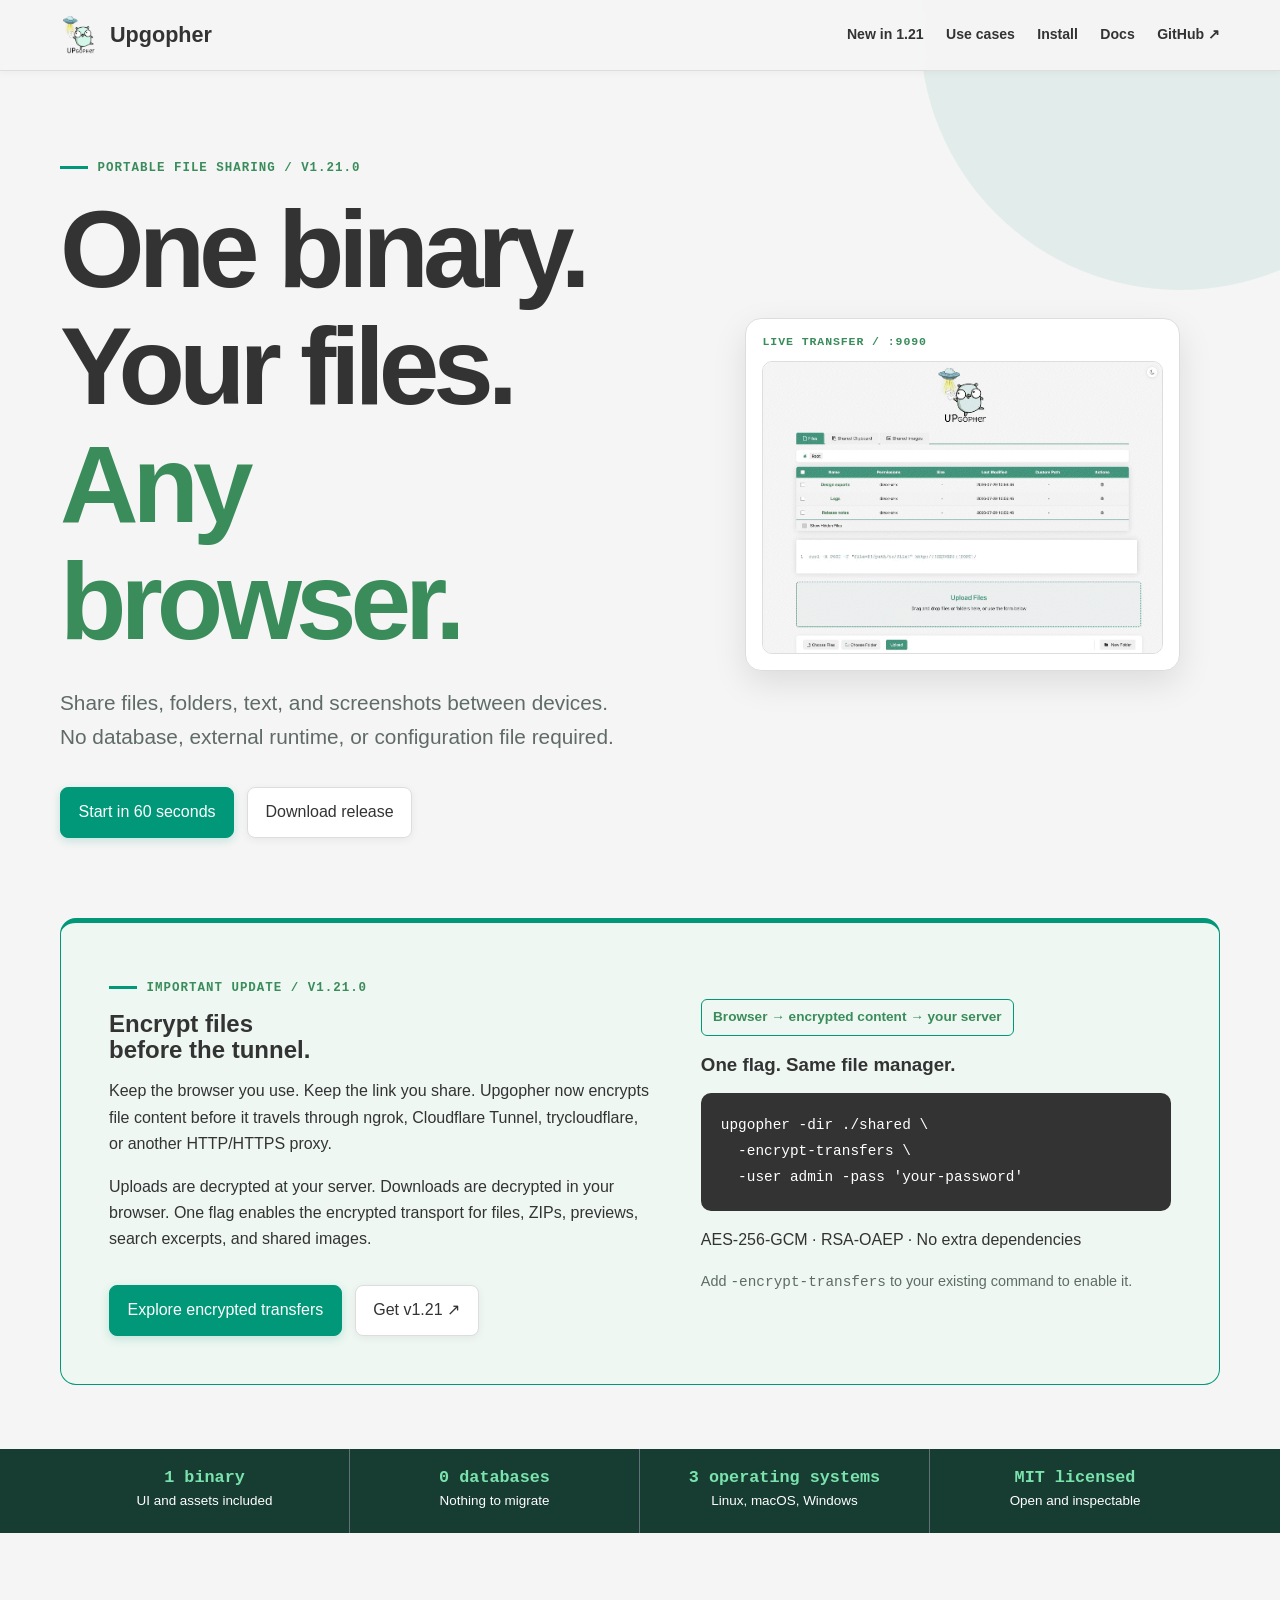
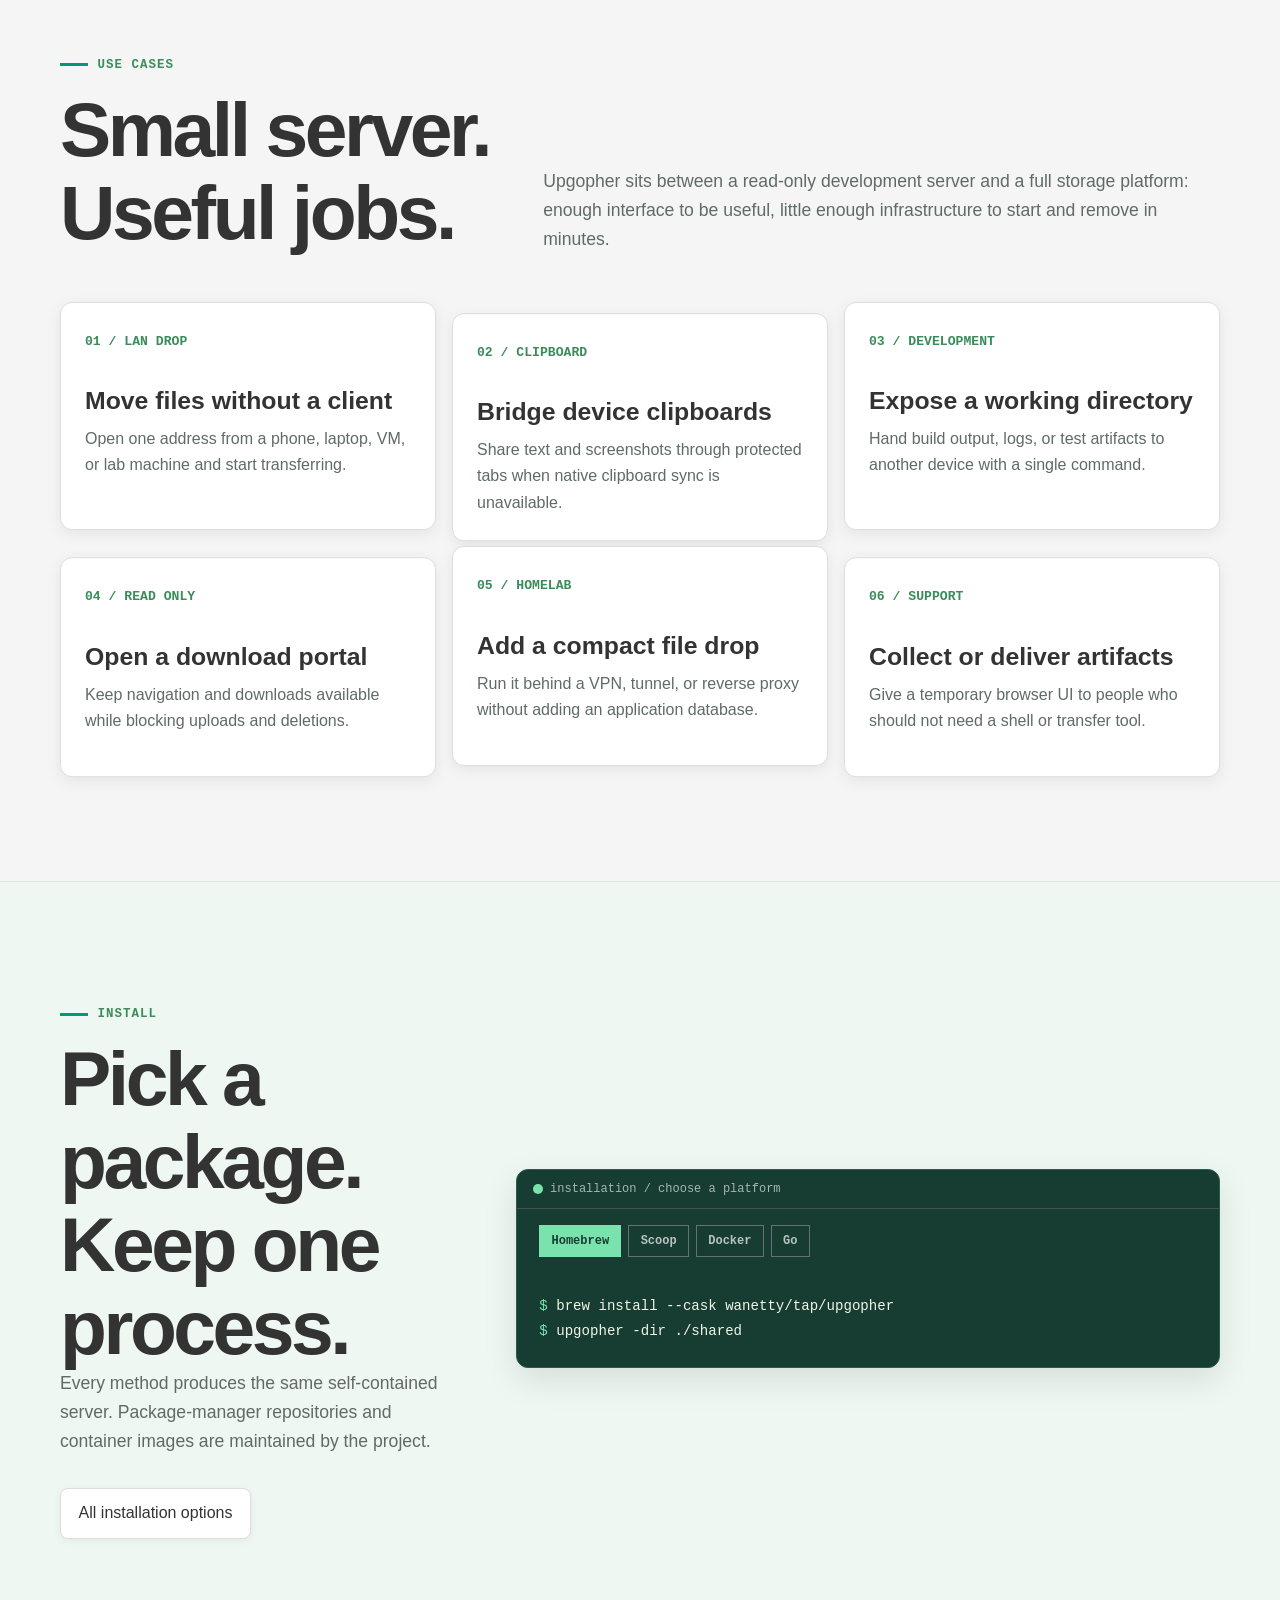
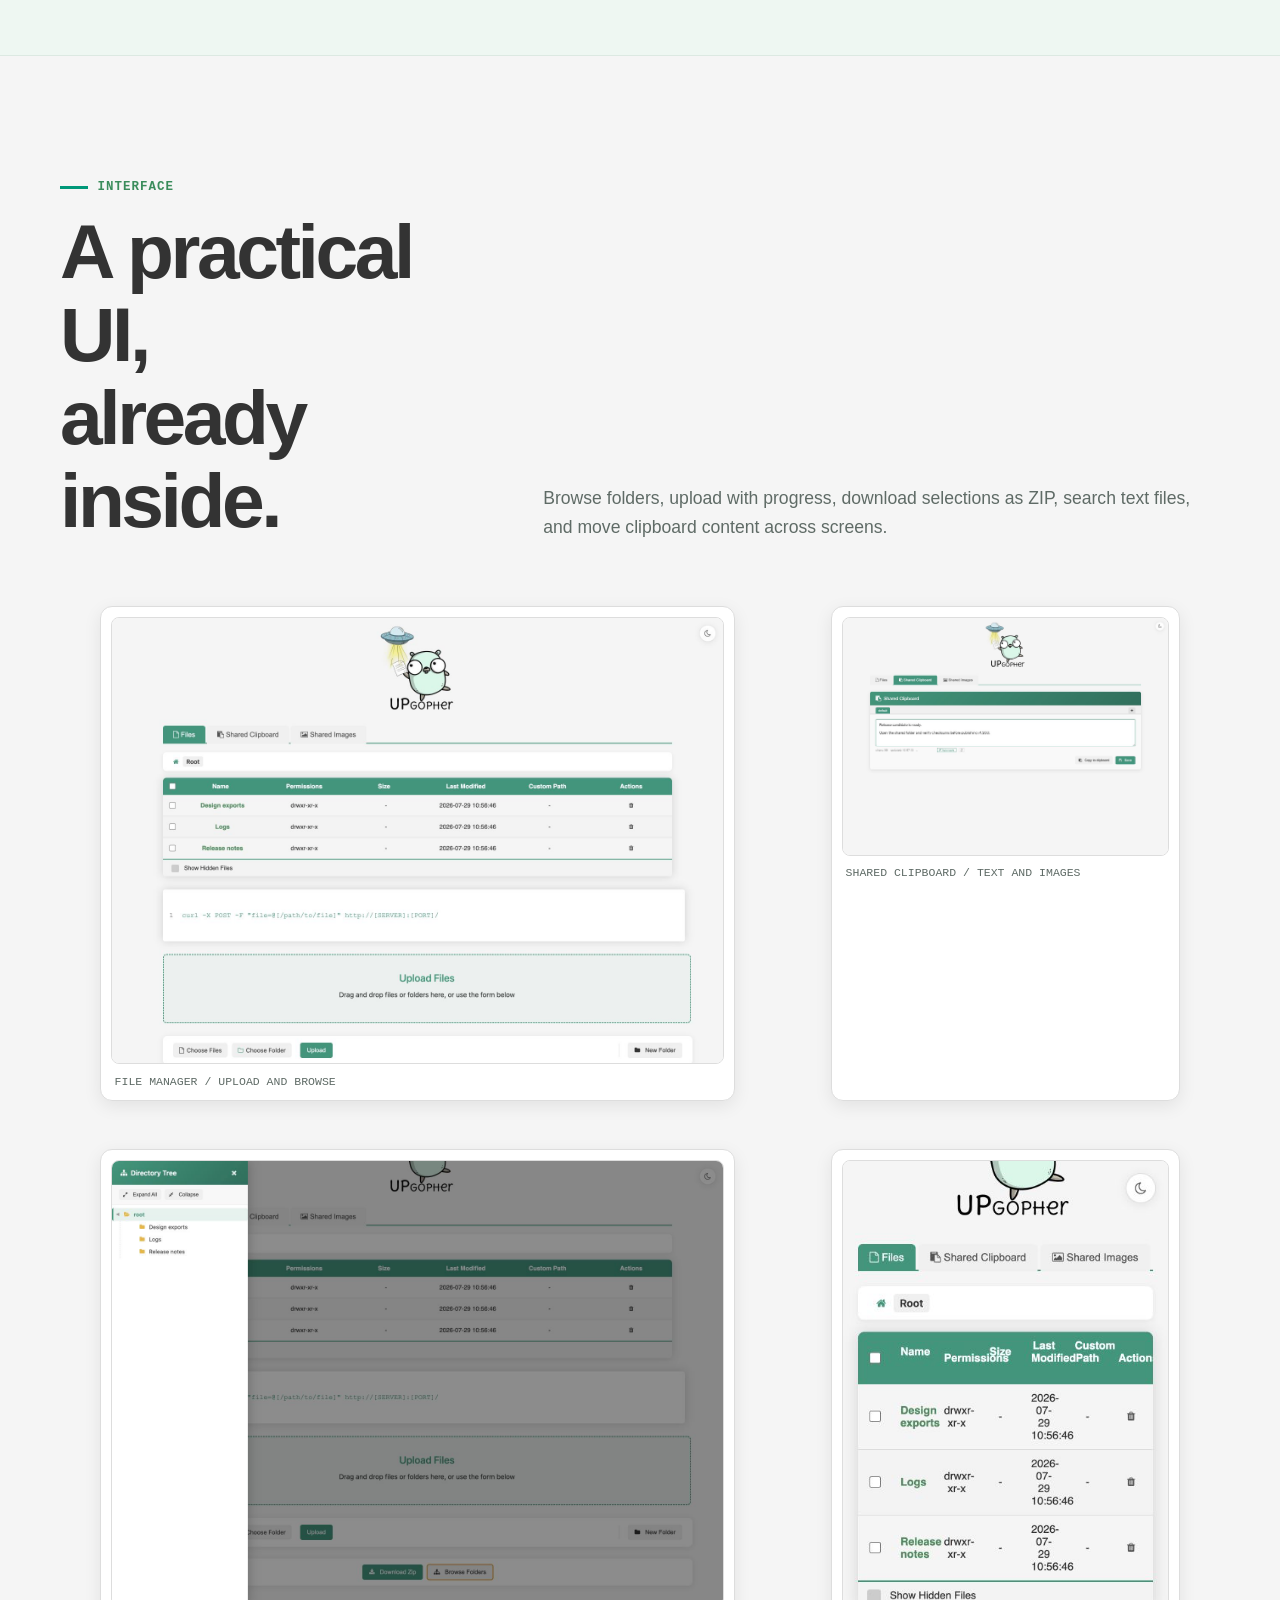
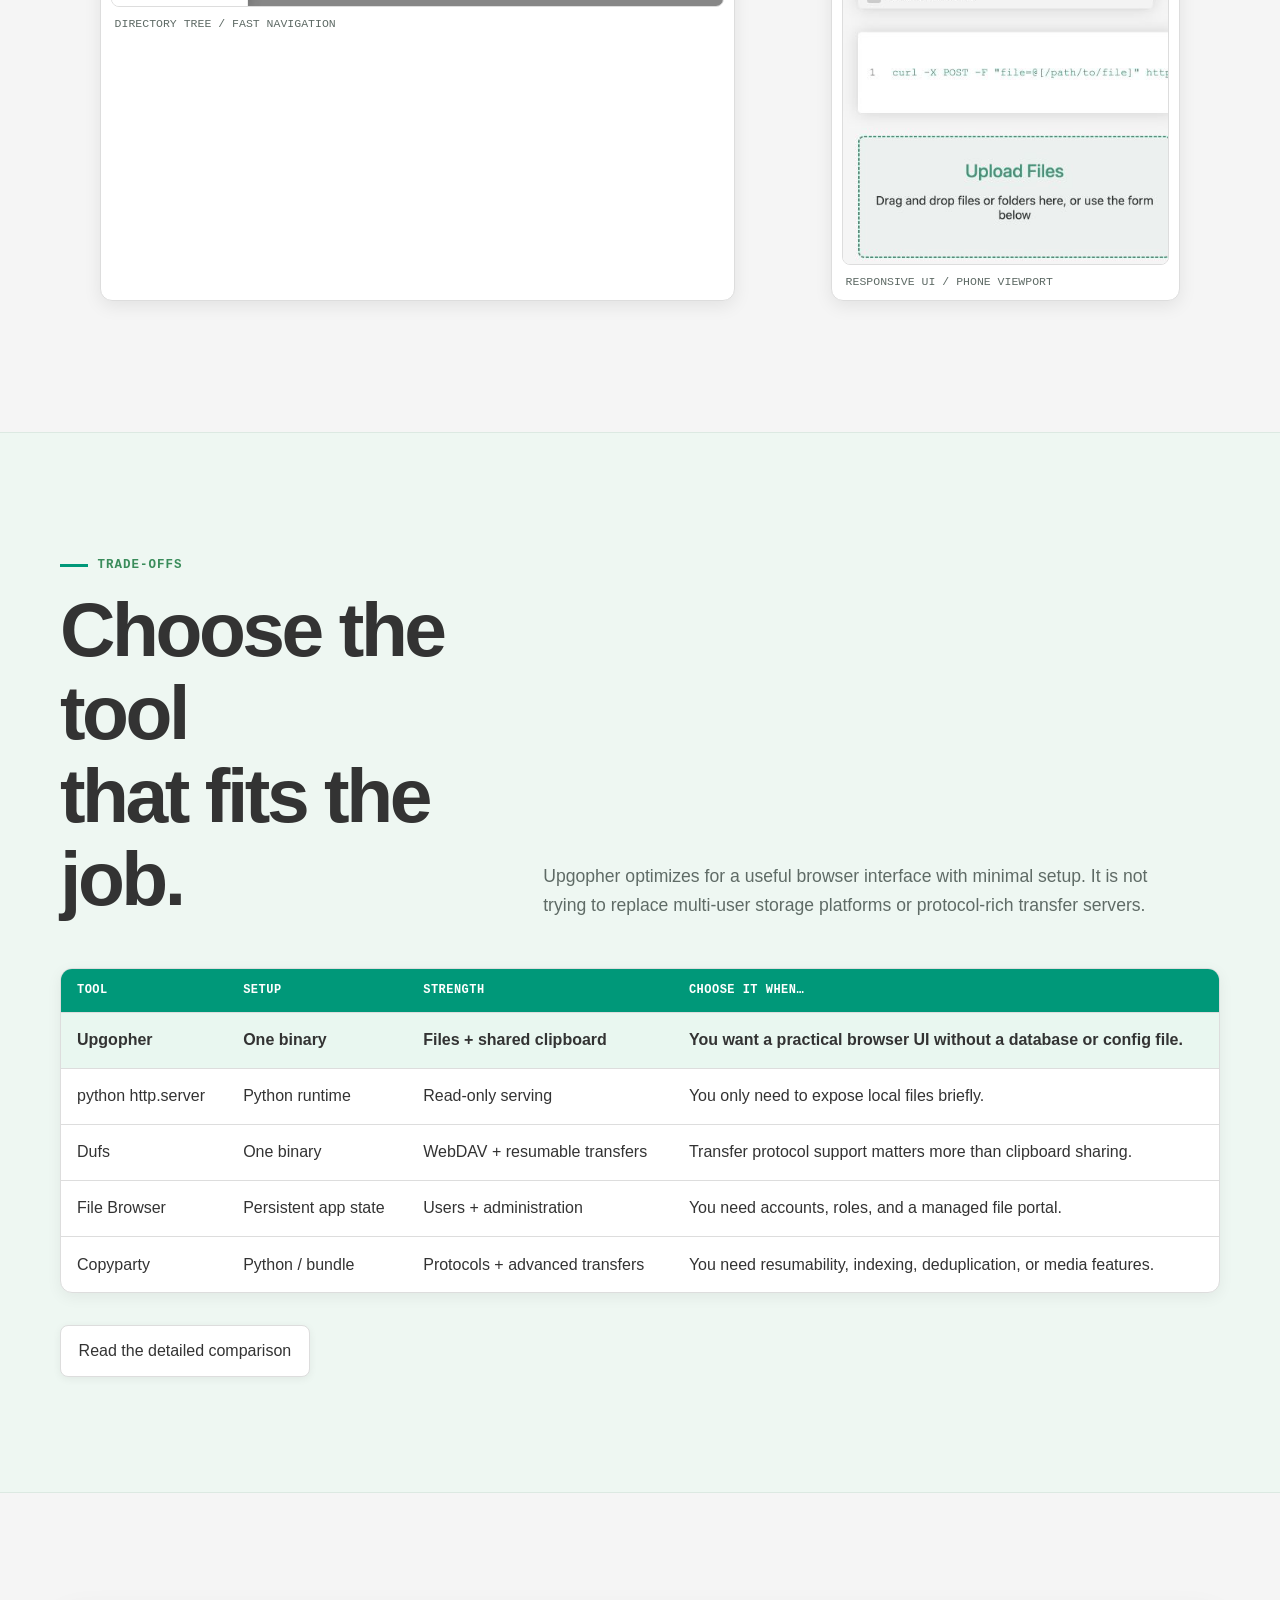
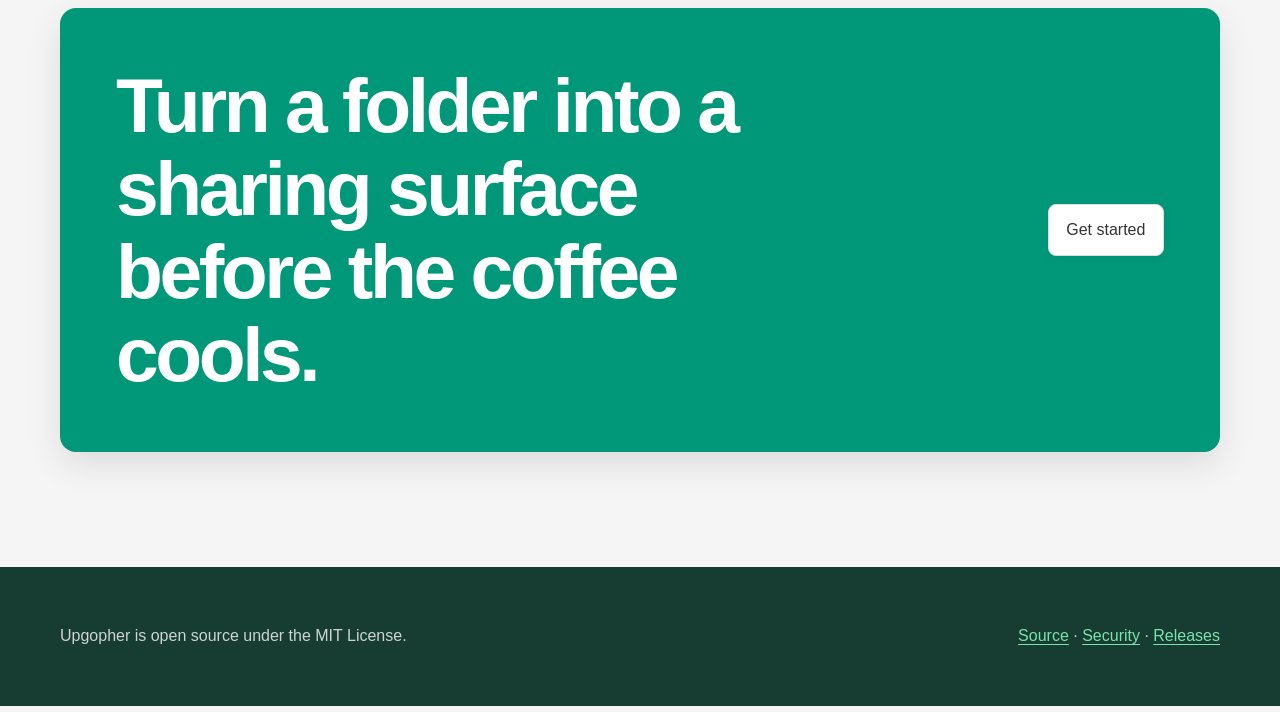
<file: docs/index.html>
<!doctype html>
<html lang="en">
<head>
  <meta charset="utf-8">
  <meta name="viewport" content="width=device-width, initial-scale=1">
  <title>Upgopher — Share files and clipboard content in one binary</title>
  <meta name="description" content="Turn any folder into a browser-based file and clipboard sharing server with one self-contained binary. No database, dependencies, or required configuration.">
  <meta name="theme-color" content="#f3eddf">
  <meta property="og:type" content="website">
  <meta property="og:title" content="Upgopher — One binary. Your files. Any browser.">
  <meta property="og:description" content="Share files, folders, text, and screenshots between devices without a database or mandatory configuration.">
  <meta property="og:url" content="https://wanetty.github.io/upgopher/">
  <meta property="og:image" content="https://wanetty.github.io/upgopher/assets/file-manager.png">
  <meta name="twitter:card" content="summary_large_image">
  <link rel="canonical" href="https://wanetty.github.io/upgopher/">
  <link rel="icon" href="assets/favicon.ico">
  <link rel="stylesheet" href="assets/site.css">
  <script defer src="assets/site.js"></script>
</head>
<body>
  <a class="skip-link" href="#main">Skip to content</a>
  <header class="site-header">
    <nav class="nav" aria-label="Primary navigation">
      <a class="brand" href="index.html"><img src="assets/logopher.webp" alt="">Upgopher</a>
      <button class="nav-toggle" type="button" aria-expanded="false" aria-controls="nav-links">Menu</button>
      <div class="nav-links" id="nav-links">
        <a href="#update">New in 1.21</a>
        <a href="#use-cases">Use cases</a>
        <a href="#install">Install</a>
        <a href="configuration.html">Docs</a>
        <a href="https://github.com/wanetty/upgopher">GitHub ↗</a>
      </div>
    </nav>
  </header>

  <main id="main">
    <section class="wrap hero">
      <div>
        <p class="eyebrow">Portable file sharing / v1.21.0</p>
        <h1>One binary.<br>Your files.<br><em>Any browser.</em></h1>
        <p class="hero-copy">Share files, folders, text, and screenshots between devices. No database, external runtime, or configuration file required.</p>
        <div class="actions">
          <a class="button" href="getting-started.html">Start in 60 seconds</a>
          <a class="button secondary" href="https://github.com/wanetty/upgopher/releases/latest">Download release</a>
        </div>
      </div>
      <figure class="hero-card">
        <picture>
          <source media="(prefers-reduced-motion: reduce)" srcset="assets/file-manager.png">
          <img src="assets/upgopher-demo.gif" alt="Upgopher browser interface demonstrating file browsing, uploads, and the shared clipboard">
        </picture>
      </figure>
    </section>

    <section class="wrap release-update" id="update" aria-labelledby="update-title">
      <div>
        <p class="eyebrow">Important update / v1.21.0</p>
        <h2 id="update-title">Encrypt files<br>before the tunnel.</h2>
        <p>Keep the browser you use. Keep the link you share. Upgopher now encrypts file content before it travels through ngrok, Cloudflare Tunnel, trycloudflare, or another HTTP/HTTPS proxy.</p>
        <p>Uploads are decrypted at your server. Downloads are decrypted in your browser. One flag enables the encrypted transport for files, ZIPs, previews, search excerpts, and shared images.</p>
        <div class="actions">
          <a class="button" href="security.html#transfers">Explore encrypted transfers</a>
          <a class="button secondary" href="https://github.com/wanetty/upgopher/releases/tag/v1.21.0">Get v1.21 ↗</a>
        </div>
      </div>
      <div class="update-details">
        <span class="update-badge">Browser → encrypted content → your server</span>
        <h3>One flag. Same file manager.</h3>
        <pre><code>upgopher -dir ./shared \
  -encrypt-transfers \
  -user admin -pass 'your-password'</code></pre>
        <p>AES-256-GCM · RSA-OAEP · No extra dependencies</p>
        <p class="update-status">Add <code>-encrypt-transfers</code> to your existing command to enable it.</p>
      </div>
    </section>

    <aside class="proof-strip" aria-label="Project attributes">
      <div class="wrap proof-list">
        <div class="proof-item"><strong>1 binary</strong><span>UI and assets included</span></div>
        <div class="proof-item"><strong>0 databases</strong><span>Nothing to migrate</span></div>
        <div class="proof-item"><strong>3 operating systems</strong><span>Linux, macOS, Windows</span></div>
        <div class="proof-item"><strong>MIT licensed</strong><span>Open and inspectable</span></div>
      </div>
    </aside>

    <section class="section" id="use-cases">
      <div class="wrap">
        <div class="section-head">
          <div>
            <p class="section-label">Use cases</p>
            <h2>Small server.<br>Useful jobs.</h2>
          </div>
          <p class="section-intro">Upgopher sits between a read-only development server and a full storage platform: enough interface to be useful, little enough infrastructure to start and remove in minutes.</p>
        </div>
        <div class="use-grid">
          <article class="card">
            <span class="number">01 / LAN DROP</span>
            <h3>Move files without a client</h3>
            <p>Open one address from a phone, laptop, VM, or lab machine and start transferring.</p>
          </article>
          <article class="card">
            <span class="number">02 / CLIPBOARD</span>
            <h3>Bridge device clipboards</h3>
            <p>Share text and screenshots through protected tabs when native clipboard sync is unavailable.</p>
          </article>
          <article class="card">
            <span class="number">03 / DEVELOPMENT</span>
            <h3>Expose a working directory</h3>
            <p>Hand build output, logs, or test artifacts to another device with a single command.</p>
          </article>
          <article class="card">
            <span class="number">04 / READ ONLY</span>
            <h3>Open a download portal</h3>
            <p>Keep navigation and downloads available while blocking uploads and deletions.</p>
          </article>
          <article class="card">
            <span class="number">05 / HOMELAB</span>
            <h3>Add a compact file drop</h3>
            <p>Run it behind a VPN, tunnel, or reverse proxy without adding an application database.</p>
          </article>
          <article class="card">
            <span class="number">06 / SUPPORT</span>
            <h3>Collect or deliver artifacts</h3>
            <p>Give a temporary browser UI to people who should not need a shell or transfer tool.</p>
          </article>
        </div>
      </div>
    </section>

    <section class="section alt" id="install">
      <div class="wrap install-layout">
        <div>
          <p class="section-label">Install</p>
          <h2>Pick a package.<br>Keep one process.</h2>
          <p class="section-intro">Every method produces the same self-contained server. Package-manager repositories and container images are maintained by the project.</p>
          <div class="actions">
            <a class="button secondary" href="getting-started.html">All installation options</a>
          </div>
        </div>
        <div class="terminal">
          <div class="terminal-head"><i></i><span>installation / choose a platform</span></div>
          <div style="padding: 1rem 1.4rem 0">
            <div class="install-tabs" role="tablist" aria-label="Installation method">
              <button class="install-tab" role="tab" aria-selected="true" aria-controls="install-brew">Homebrew</button>
              <button class="install-tab" role="tab" aria-selected="false" aria-controls="install-scoop">Scoop</button>
              <button class="install-tab" role="tab" aria-selected="false" aria-controls="install-docker">Docker</button>
              <button class="install-tab" role="tab" aria-selected="false" aria-controls="install-go">Go</button>
            </div>
          </div>
          <pre class="install-panel" id="install-brew"><span class="prompt">$</span> brew install --cask wanetty/tap/upgopher
<span class="prompt">$</span> upgopher -dir ./shared</pre>
          <pre class="install-panel" id="install-scoop" hidden><span class="prompt">&gt;</span> scoop bucket add wanetty https://github.com/wanetty/scoop-bucket
<span class="prompt">&gt;</span> scoop install upgopher
<span class="prompt">&gt;</span> upgopher -dir .\shared</pre>
          <pre class="install-panel" id="install-docker" hidden><span class="prompt">$</span> docker run --rm -p 9090:9090 \
  -v "$PWD:/data" wanetty/upgopher:1.21.0</pre>
          <pre class="install-panel" id="install-go" hidden><span class="prompt">$</span> go install github.com/wanetty/upgopher@latest
<span class="prompt">$</span> upgopher -dir ./shared</pre>
        </div>
      </div>
    </section>

    <section class="section">
      <div class="wrap">
        <div class="section-head">
          <div>
            <p class="section-label">Interface</p>
            <h2>A practical UI,<br>already inside.</h2>
          </div>
          <p class="section-intro">Browse folders, upload with progress, download selections as ZIP, search text files, and move clipboard content across screens.</p>
        </div>
        <div class="shot-grid">
          <figure class="shot">
            <img src="assets/file-manager.png" alt="Upgopher file manager showing files, upload controls, breadcrumbs, and file actions">
            <figcaption>File manager / upload and browse</figcaption>
          </figure>
          <figure class="shot">
            <img src="assets/clipboard.png" alt="Upgopher shared clipboard with tabs, text content, and screenshot sharing">
            <figcaption>Shared clipboard / text and images</figcaption>
          </figure>
          <figure class="shot">
            <img src="assets/directory-tree.png" alt="Upgopher directory tree panel with nested folders">
            <figcaption>Directory tree / fast navigation</figcaption>
          </figure>
          <figure class="shot">
            <img src="assets/mobile.png" alt="Upgopher file manager adapted to a narrow mobile viewport">
            <figcaption>Responsive UI / phone viewport</figcaption>
          </figure>
        </div>
      </div>
    </section>

    <section class="section alt" id="compare">
      <div class="wrap">
        <div class="section-head">
          <div>
            <p class="section-label">Trade-offs</p>
            <h2>Choose the tool<br>that fits the job.</h2>
          </div>
          <p class="section-intro">Upgopher optimizes for a useful browser interface with minimal setup. It is not trying to replace multi-user storage platforms or protocol-rich transfer servers.</p>
        </div>
        <div class="table-wrap">
          <table>
            <thead>
              <tr><th>Tool</th><th>Setup</th><th>Strength</th><th>Choose it when…</th></tr>
            </thead>
            <tbody>
              <tr class="highlight"><td>Upgopher</td><td>One binary</td><td>Files + shared clipboard</td><td>You want a practical browser UI without a database or config file.</td></tr>
              <tr><td>python http.server</td><td>Python runtime</td><td>Read-only serving</td><td>You only need to expose local files briefly.</td></tr>
              <tr><td>Dufs</td><td>One binary</td><td>WebDAV + resumable transfers</td><td>Transfer protocol support matters more than clipboard sharing.</td></tr>
              <tr><td>File Browser</td><td>Persistent app state</td><td>Users + administration</td><td>You need accounts, roles, and a managed file portal.</td></tr>
              <tr><td>Copyparty</td><td>Python / bundle</td><td>Protocols + advanced transfers</td><td>You need resumability, indexing, deduplication, or media features.</td></tr>
            </tbody>
          </table>
        </div>
        <div class="actions">
          <a class="button secondary" href="https://github.com/wanetty/upgopher#choosing-the-right-tool">Read the detailed comparison</a>
        </div>
      </div>
    </section>

    <section class="section">
      <div class="wrap cta">
        <h2>Turn a folder into a sharing surface before the coffee cools.</h2>
        <a class="button secondary" href="getting-started.html">Get started</a>
      </div>
    </section>
  </main>

  <footer class="site-footer">
    <div class="wrap footer-inner">
      <p>Upgopher is open source under the MIT License.</p>
      <p><a href="https://github.com/wanetty/upgopher">Source</a> · <a href="security.html">Security</a> · <a href="https://github.com/wanetty/upgopher/releases">Releases</a></p>
    </div>
  </footer>
</body>
</html>
</file>
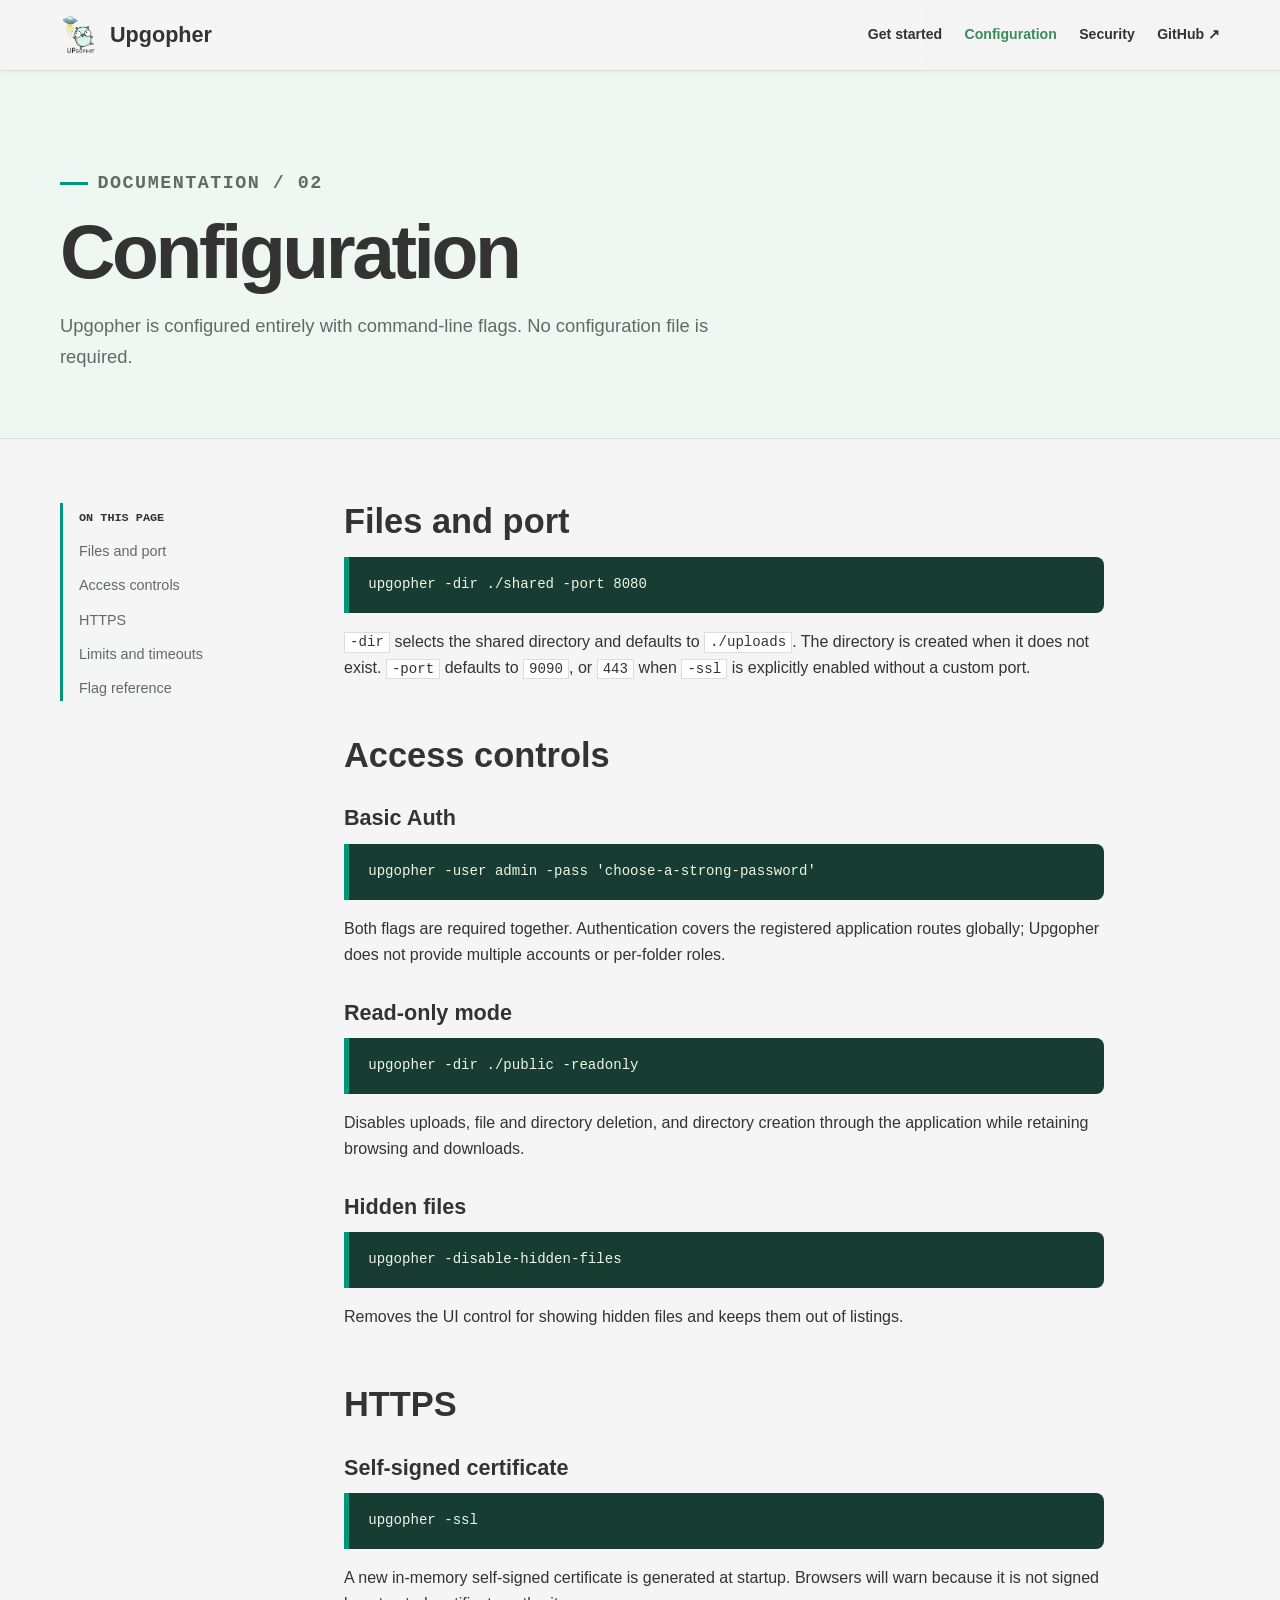
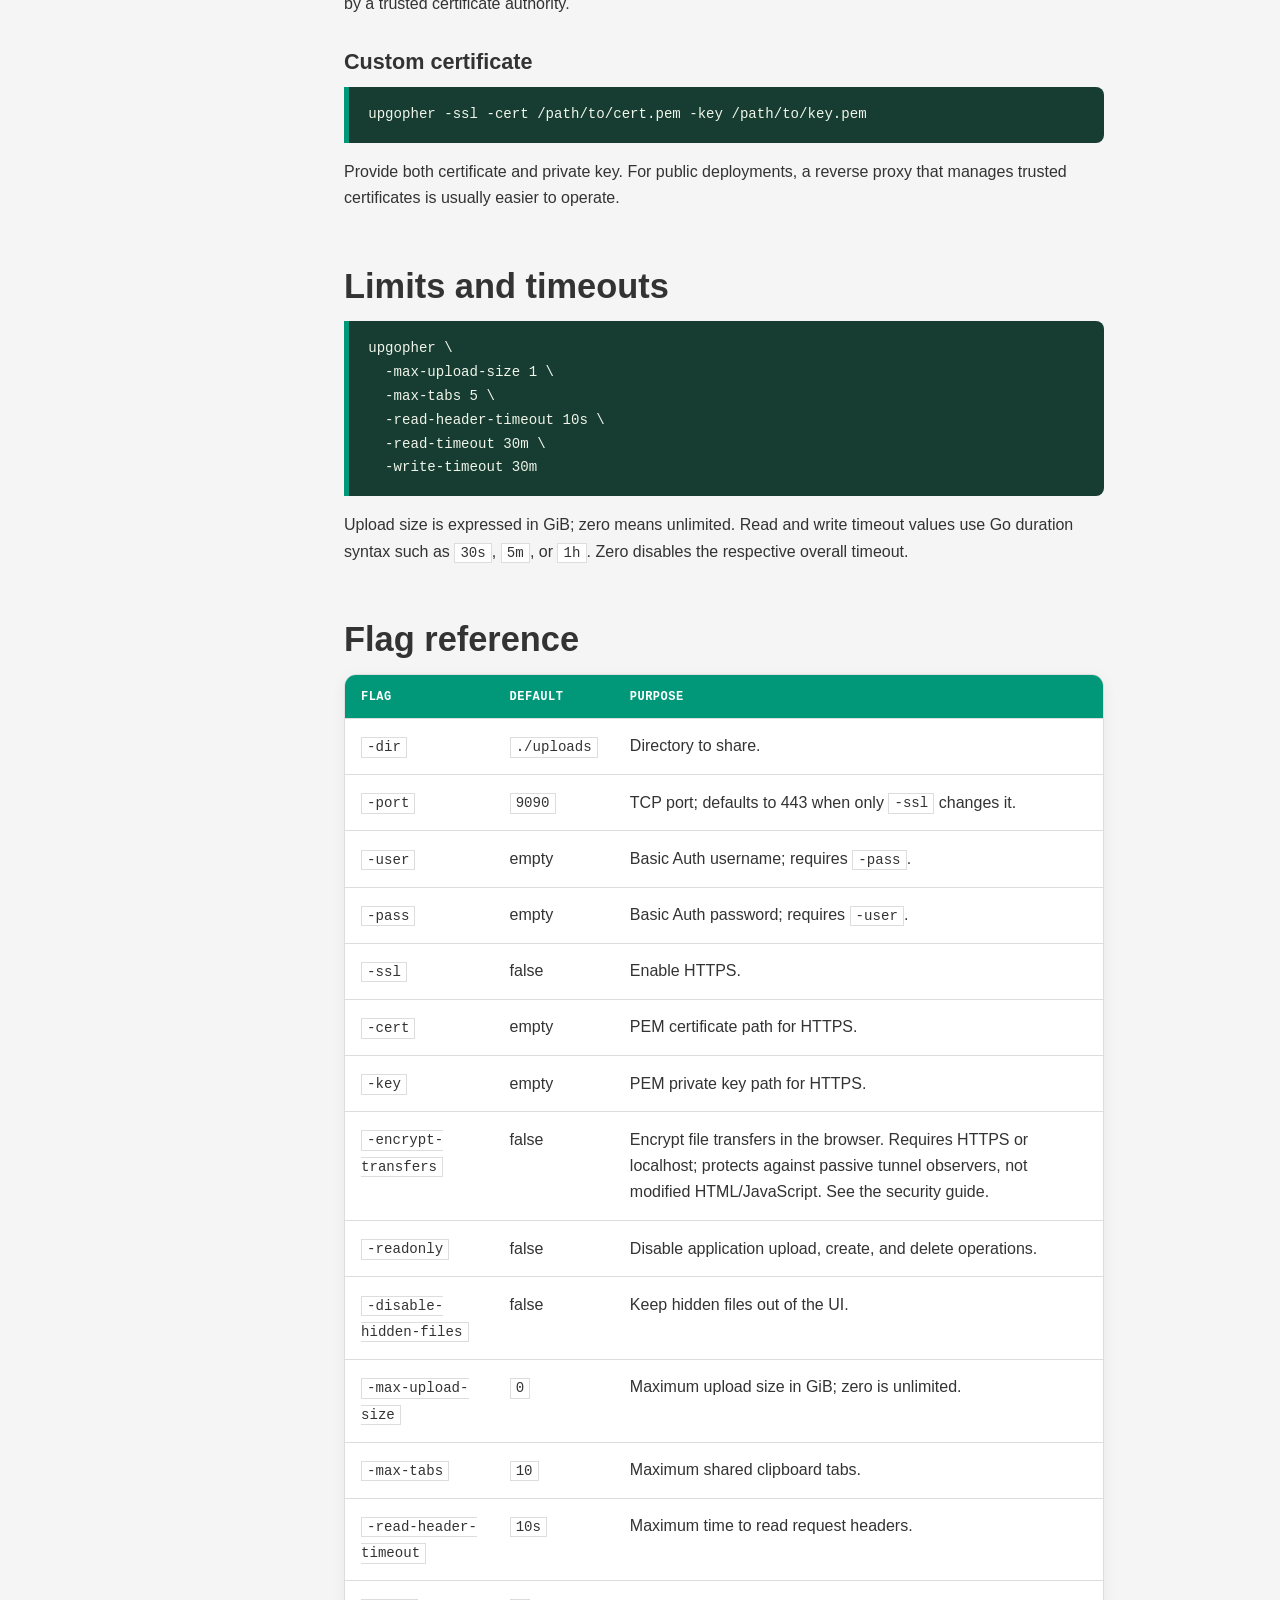
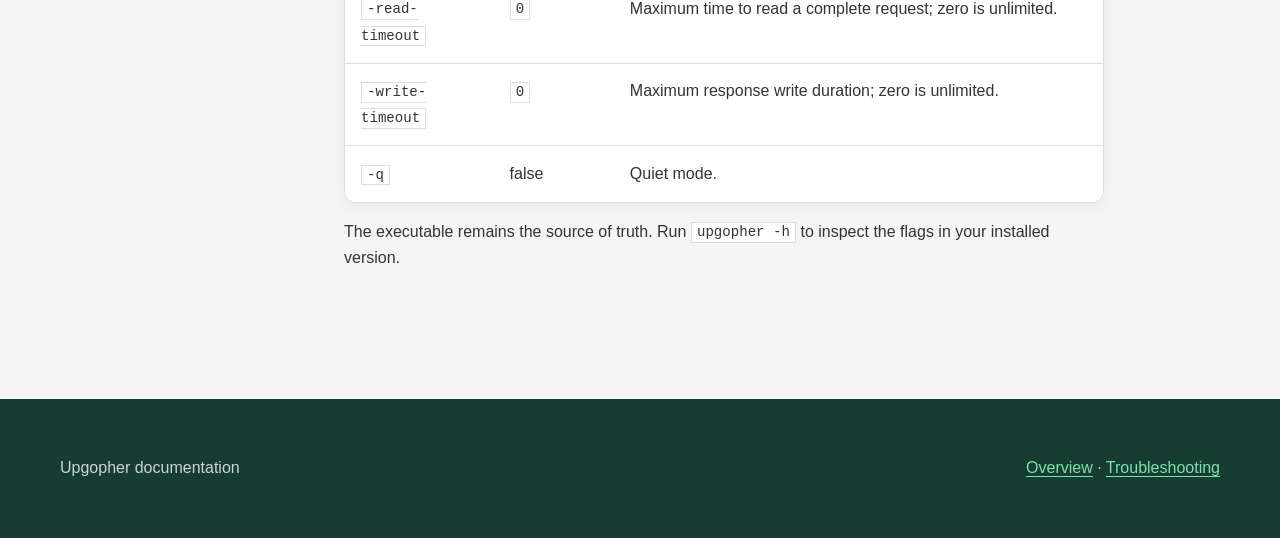
<file: docs/configuration.html>
<!doctype html>
<html lang="en">
<head>
  <meta charset="utf-8">
  <meta name="viewport" content="width=device-width, initial-scale=1">
  <title>Configuration reference — Upgopher</title>
  <meta name="description" content="Complete command-line flag and configuration reference for Upgopher.">
  <meta name="theme-color" content="#f3eddf">
  <link rel="canonical" href="https://wanetty.github.io/upgopher/configuration.html">
  <link rel="icon" href="assets/favicon.ico">
  <link rel="stylesheet" href="assets/site.css">
  <script defer src="assets/site.js"></script>
</head>
<body>
  <a class="skip-link" href="#main">Skip to content</a>
  <header class="site-header">
    <nav class="nav" aria-label="Primary navigation">
      <a class="brand" href="index.html"><img src="assets/logopher.webp" alt="">Upgopher</a>
      <button class="nav-toggle" type="button" aria-expanded="false" aria-controls="nav-links">Menu</button>
      <div class="nav-links" id="nav-links">
        <a href="getting-started.html">Get started</a>
        <a aria-current="page" href="configuration.html">Configuration</a>
        <a href="security.html">Security</a>
        <a href="https://github.com/wanetty/upgopher">GitHub ↗</a>
      </div>
    </nav>
  </header>
  <main id="main">
    <section class="doc-hero"><div class="wrap"><p class="section-label">Documentation / 02</p><h1>Configuration</h1><p>Upgopher is configured entirely with command-line flags. No configuration file is required.</p></div></section>
    <div class="wrap doc-layout">
      <aside class="toc">
        <strong>On this page</strong>
        <a href="#files">Files and port</a>
        <a href="#access">Access controls</a>
        <a href="#tls">HTTPS</a>
        <a href="#limits">Limits and timeouts</a>
        <a href="#reference">Flag reference</a>
      </aside>
      <article class="doc-content">
        <h2 id="files">Files and port</h2>
        <pre><code>upgopher -dir ./shared -port 8080</code></pre>
        <p><code>-dir</code> selects the shared directory and defaults to <code>./uploads</code>. The directory is created when it does not exist. <code>-port</code> defaults to <code>9090</code>, or <code>443</code> when <code>-ssl</code> is explicitly enabled without a custom port.</p>

        <h2 id="access">Access controls</h2>
        <h3>Basic Auth</h3>
        <pre><code>upgopher -user admin -pass 'choose-a-strong-password'</code></pre>
        <p>Both flags are required together. Authentication covers the registered application routes globally; Upgopher does not provide multiple accounts or per-folder roles.</p>
        <h3>Read-only mode</h3>
        <pre><code>upgopher -dir ./public -readonly</code></pre>
        <p>Disables uploads, file and directory deletion, and directory creation through the application while retaining browsing and downloads.</p>
        <h3>Hidden files</h3>
        <pre><code>upgopher -disable-hidden-files</code></pre>
        <p>Removes the UI control for showing hidden files and keeps them out of listings.</p>

        <h2 id="tls">HTTPS</h2>
        <h3>Self-signed certificate</h3>
        <pre><code>upgopher -ssl</code></pre>
        <p>A new in-memory self-signed certificate is generated at startup. Browsers will warn because it is not signed by a trusted certificate authority.</p>
        <h3>Custom certificate</h3>
        <pre><code>upgopher -ssl -cert /path/to/cert.pem -key /path/to/key.pem</code></pre>
        <p>Provide both certificate and private key. For public deployments, a reverse proxy that manages trusted certificates is usually easier to operate.</p>

        <h2 id="limits">Limits and timeouts</h2>
        <pre><code>upgopher \
  -max-upload-size 1 \
  -max-tabs 5 \
  -read-header-timeout 10s \
  -read-timeout 30m \
  -write-timeout 30m</code></pre>
        <p>Upload size is expressed in GiB; zero means unlimited. Read and write timeout values use Go duration syntax such as <code>30s</code>, <code>5m</code>, or <code>1h</code>. Zero disables the respective overall timeout.</p>

        <h2 id="reference">Flag reference</h2>
        <div class="table-wrap">
          <table>
            <thead><tr><th>Flag</th><th>Default</th><th>Purpose</th></tr></thead>
            <tbody>
              <tr><td><code>-dir</code></td><td><code>./uploads</code></td><td>Directory to share.</td></tr>
              <tr><td><code>-port</code></td><td><code>9090</code></td><td>TCP port; defaults to 443 when only <code>-ssl</code> changes it.</td></tr>
              <tr><td><code>-user</code></td><td>empty</td><td>Basic Auth username; requires <code>-pass</code>.</td></tr>
              <tr><td><code>-pass</code></td><td>empty</td><td>Basic Auth password; requires <code>-user</code>.</td></tr>
              <tr><td><code>-ssl</code></td><td>false</td><td>Enable HTTPS.</td></tr>
              <tr><td><code>-cert</code></td><td>empty</td><td>PEM certificate path for HTTPS.</td></tr>
              <tr><td><code>-key</code></td><td>empty</td><td>PEM private key path for HTTPS.</td></tr>
              <tr><td><code>-encrypt-transfers</code></td><td>false</td><td>Encrypt file transfers in the browser. Requires HTTPS or localhost; protects against passive tunnel observers, not modified HTML/JavaScript. See the security guide.</td></tr>
              <tr><td><code>-readonly</code></td><td>false</td><td>Disable application upload, create, and delete operations.</td></tr>
              <tr><td><code>-disable-hidden-files</code></td><td>false</td><td>Keep hidden files out of the UI.</td></tr>
              <tr><td><code>-max-upload-size</code></td><td><code>0</code></td><td>Maximum upload size in GiB; zero is unlimited.</td></tr>
              <tr><td><code>-max-tabs</code></td><td><code>10</code></td><td>Maximum shared clipboard tabs.</td></tr>
              <tr><td><code>-read-header-timeout</code></td><td><code>10s</code></td><td>Maximum time to read request headers.</td></tr>
              <tr><td><code>-read-timeout</code></td><td><code>0</code></td><td>Maximum time to read a complete request; zero is unlimited.</td></tr>
              <tr><td><code>-write-timeout</code></td><td><code>0</code></td><td>Maximum response write duration; zero is unlimited.</td></tr>
              <tr><td><code>-q</code></td><td>false</td><td>Quiet mode.</td></tr>
            </tbody>
          </table>
        </div>
        <p>The executable remains the source of truth. Run <code>upgopher -h</code> to inspect the flags in your installed version.</p>
      </article>
    </div>
  </main>
  <footer class="site-footer"><div class="wrap footer-inner"><p>Upgopher documentation</p><p><a href="index.html">Overview</a> · <a href="troubleshooting.html">Troubleshooting</a></p></div></footer>
</body>
</html>
</file>
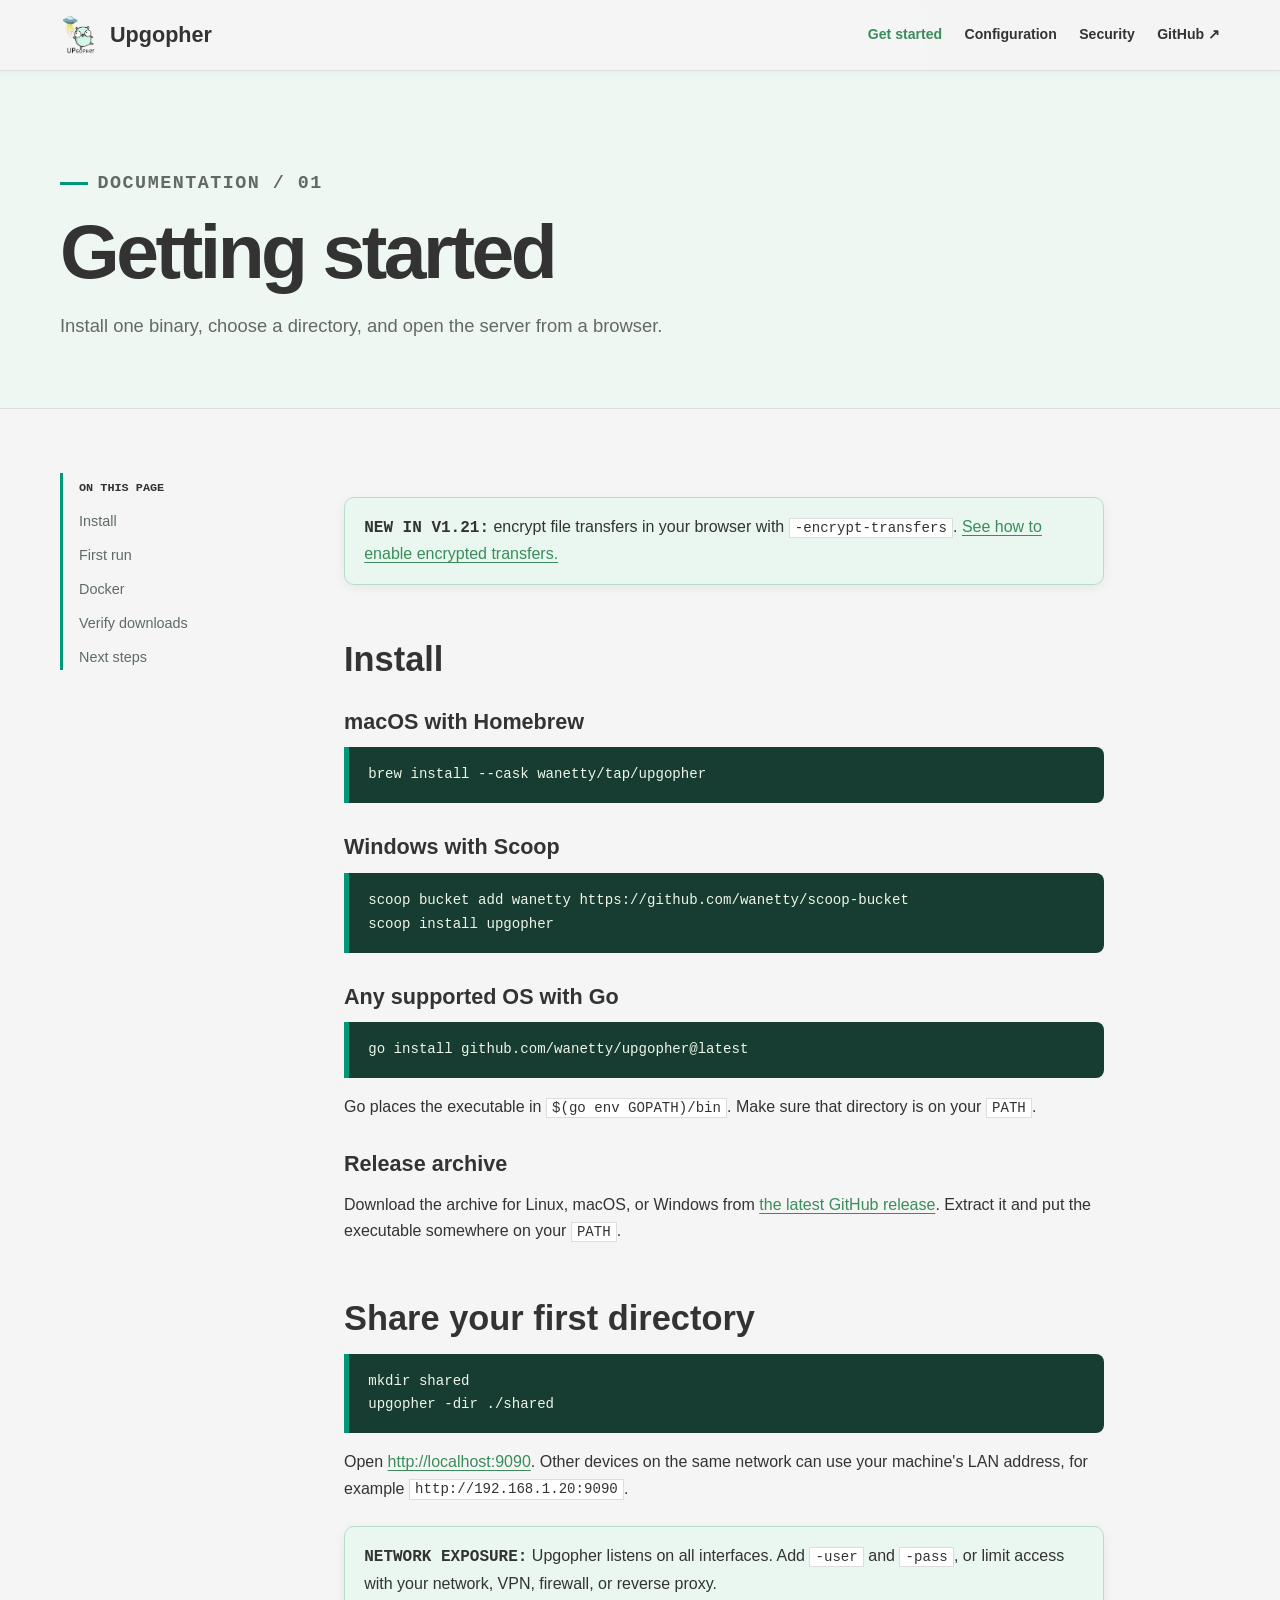
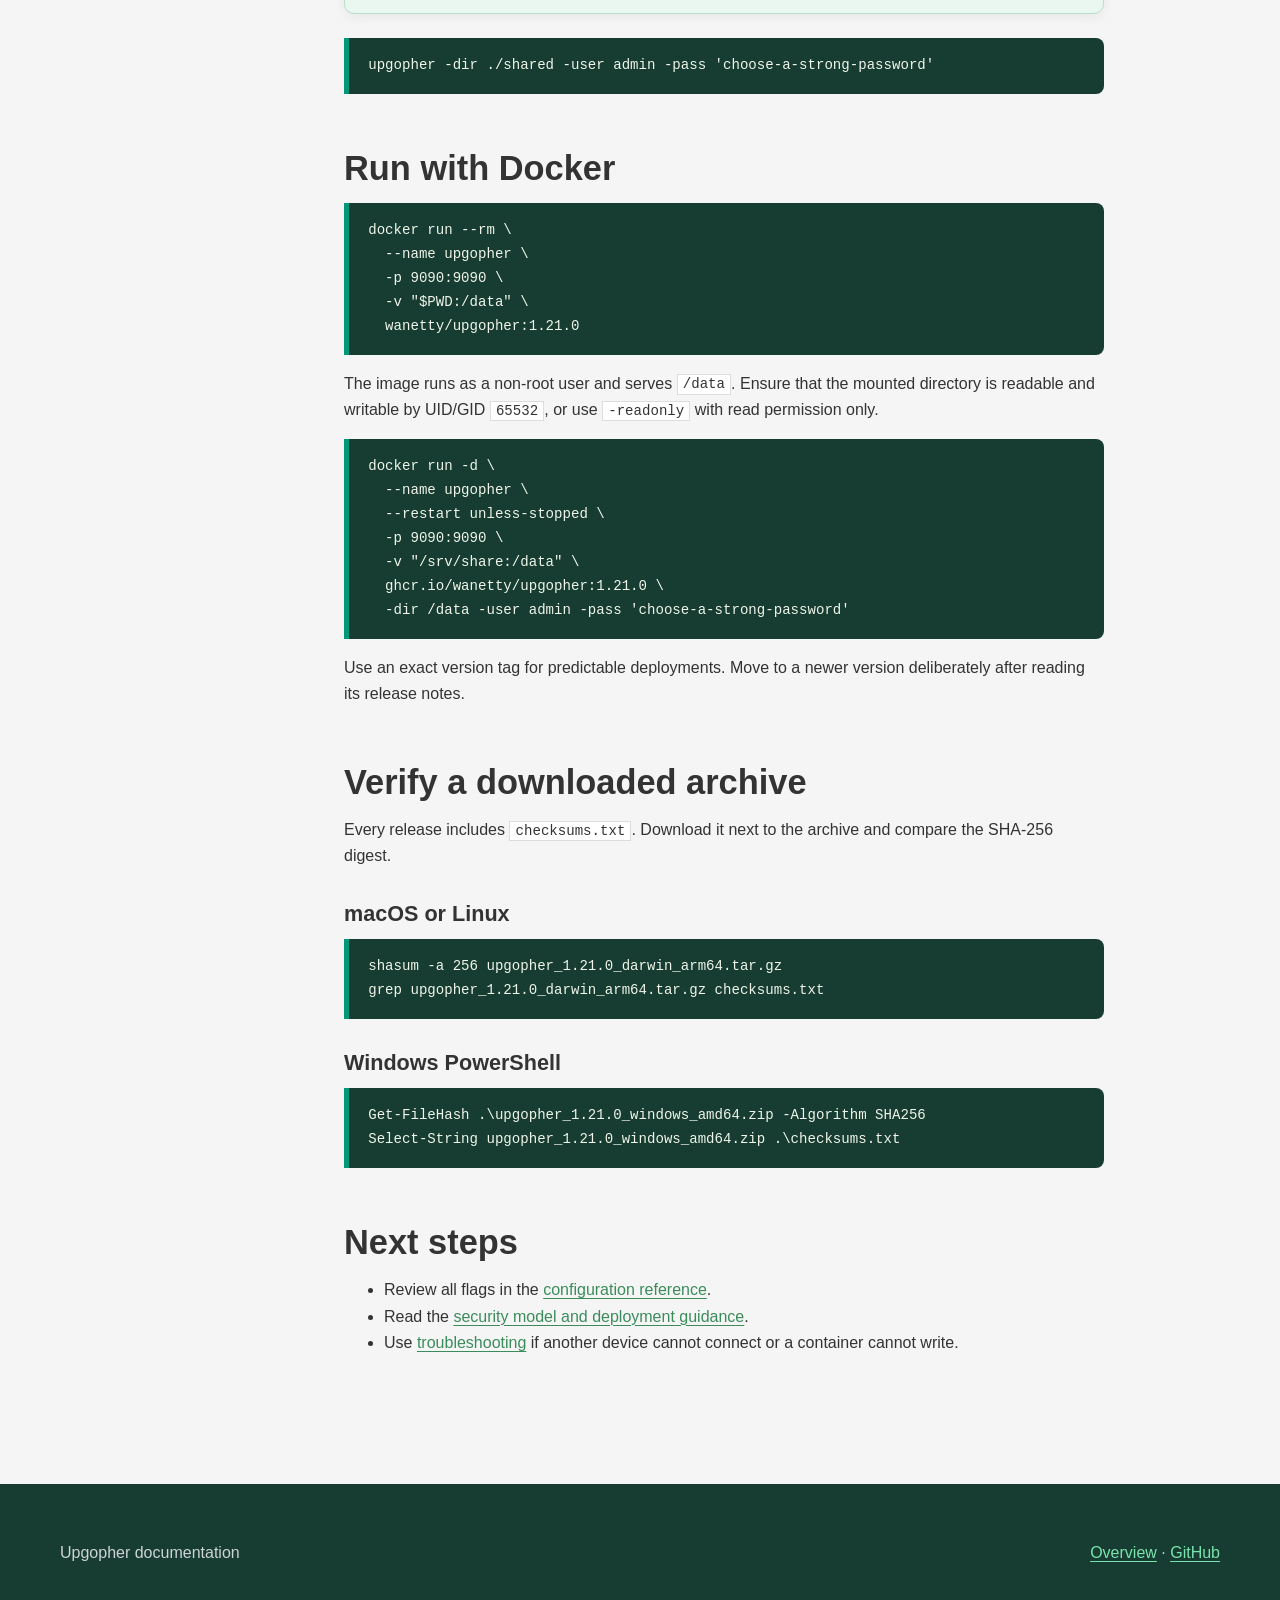
<file: docs/getting-started.html>
<!doctype html>
<html lang="en">
<head>
  <meta charset="utf-8">
  <meta name="viewport" content="width=device-width, initial-scale=1">
  <title>Getting started — Upgopher</title>
  <meta name="description" content="Install Upgopher on macOS, Windows, Linux, or Docker and share your first directory.">
  <meta name="theme-color" content="#f3eddf">
  <link rel="canonical" href="https://wanetty.github.io/upgopher/getting-started.html">
  <link rel="icon" href="assets/favicon.ico">
  <link rel="stylesheet" href="assets/site.css">
  <script defer src="assets/site.js"></script>
</head>
<body>
  <a class="skip-link" href="#main">Skip to content</a>
  <header class="site-header">
    <nav class="nav" aria-label="Primary navigation">
      <a class="brand" href="index.html"><img src="assets/logopher.webp" alt="">Upgopher</a>
      <button class="nav-toggle" type="button" aria-expanded="false" aria-controls="nav-links">Menu</button>
      <div class="nav-links" id="nav-links">
        <a aria-current="page" href="getting-started.html">Get started</a>
        <a href="configuration.html">Configuration</a>
        <a href="security.html">Security</a>
        <a href="https://github.com/wanetty/upgopher">GitHub ↗</a>
      </div>
    </nav>
  </header>
  <main id="main">
    <section class="doc-hero">
      <div class="wrap">
        <p class="section-label">Documentation / 01</p>
        <h1>Getting started</h1>
        <p>Install one binary, choose a directory, and open the server from a browser.</p>
      </div>
    </section>
    <div class="wrap doc-layout">
      <aside class="toc">
        <strong>On this page</strong>
        <a href="#install">Install</a>
        <a href="#first-run">First run</a>
        <a href="#docker">Docker</a>
        <a href="#verify">Verify downloads</a>
        <a href="#next">Next steps</a>
      </aside>
      <article class="doc-content">
        <div class="callout"><strong>New in v1.21:</strong> encrypt file transfers in your browser with <code>-encrypt-transfers</code>. <a href="security.html#transfers">See how to enable encrypted transfers.</a></div>
        <h2 id="install">Install</h2>
        <h3>macOS with Homebrew</h3>
        <pre><code>brew install --cask wanetty/tap/upgopher</code></pre>
        <h3>Windows with Scoop</h3>
        <pre><code>scoop bucket add wanetty https://github.com/wanetty/scoop-bucket
scoop install upgopher</code></pre>
        <h3>Any supported OS with Go</h3>
        <pre><code>go install github.com/wanetty/upgopher@latest</code></pre>
        <p>Go places the executable in <code>$(go env GOPATH)/bin</code>. Make sure that directory is on your <code>PATH</code>.</p>
        <h3>Release archive</h3>
        <p>Download the archive for Linux, macOS, or Windows from <a href="https://github.com/wanetty/upgopher/releases/latest">the latest GitHub release</a>. Extract it and put the executable somewhere on your <code>PATH</code>.</p>

        <h2 id="first-run">Share your first directory</h2>
        <pre><code>mkdir shared
upgopher -dir ./shared</code></pre>
        <p>Open <a href="http://localhost:9090">http://localhost:9090</a>. Other devices on the same network can use your machine's LAN address, for example <code>http://192.168.1.20:9090</code>.</p>
        <div class="callout"><strong>Network exposure:</strong> Upgopher listens on all interfaces. Add <code>-user</code> and <code>-pass</code>, or limit access with your network, VPN, firewall, or reverse proxy.</div>
        <pre><code>upgopher -dir ./shared -user admin -pass 'choose-a-strong-password'</code></pre>

        <h2 id="docker">Run with Docker</h2>
        <pre><code>docker run --rm \
  --name upgopher \
  -p 9090:9090 \
  -v "$PWD:/data" \
  wanetty/upgopher:1.21.0</code></pre>
        <p>The image runs as a non-root user and serves <code>/data</code>. Ensure that the mounted directory is readable and writable by UID/GID <code>65532</code>, or use <code>-readonly</code> with read permission only.</p>
        <pre><code>docker run -d \
  --name upgopher \
  --restart unless-stopped \
  -p 9090:9090 \
  -v "/srv/share:/data" \
  ghcr.io/wanetty/upgopher:1.21.0 \
  -dir /data -user admin -pass 'choose-a-strong-password'</code></pre>
        <p>Use an exact version tag for predictable deployments. Move to a newer version deliberately after reading its release notes.</p>

        <h2 id="verify">Verify a downloaded archive</h2>
        <p>Every release includes <code>checksums.txt</code>. Download it next to the archive and compare the SHA-256 digest.</p>
        <h3>macOS or Linux</h3>
        <pre><code>shasum -a 256 upgopher_1.21.0_darwin_arm64.tar.gz
grep upgopher_1.21.0_darwin_arm64.tar.gz checksums.txt</code></pre>
        <h3>Windows PowerShell</h3>
        <pre><code>Get-FileHash .\upgopher_1.21.0_windows_amd64.zip -Algorithm SHA256
Select-String upgopher_1.21.0_windows_amd64.zip .\checksums.txt</code></pre>

        <h2 id="next">Next steps</h2>
        <ul>
          <li>Review all flags in the <a href="configuration.html">configuration reference</a>.</li>
          <li>Read the <a href="security.html">security model and deployment guidance</a>.</li>
          <li>Use <a href="troubleshooting.html">troubleshooting</a> if another device cannot connect or a container cannot write.</li>
        </ul>
      </article>
    </div>
  </main>
  <footer class="site-footer"><div class="wrap footer-inner"><p>Upgopher documentation</p><p><a href="index.html">Overview</a> · <a href="https://github.com/wanetty/upgopher">GitHub</a></p></div></footer>
</body>
</html>
</file>
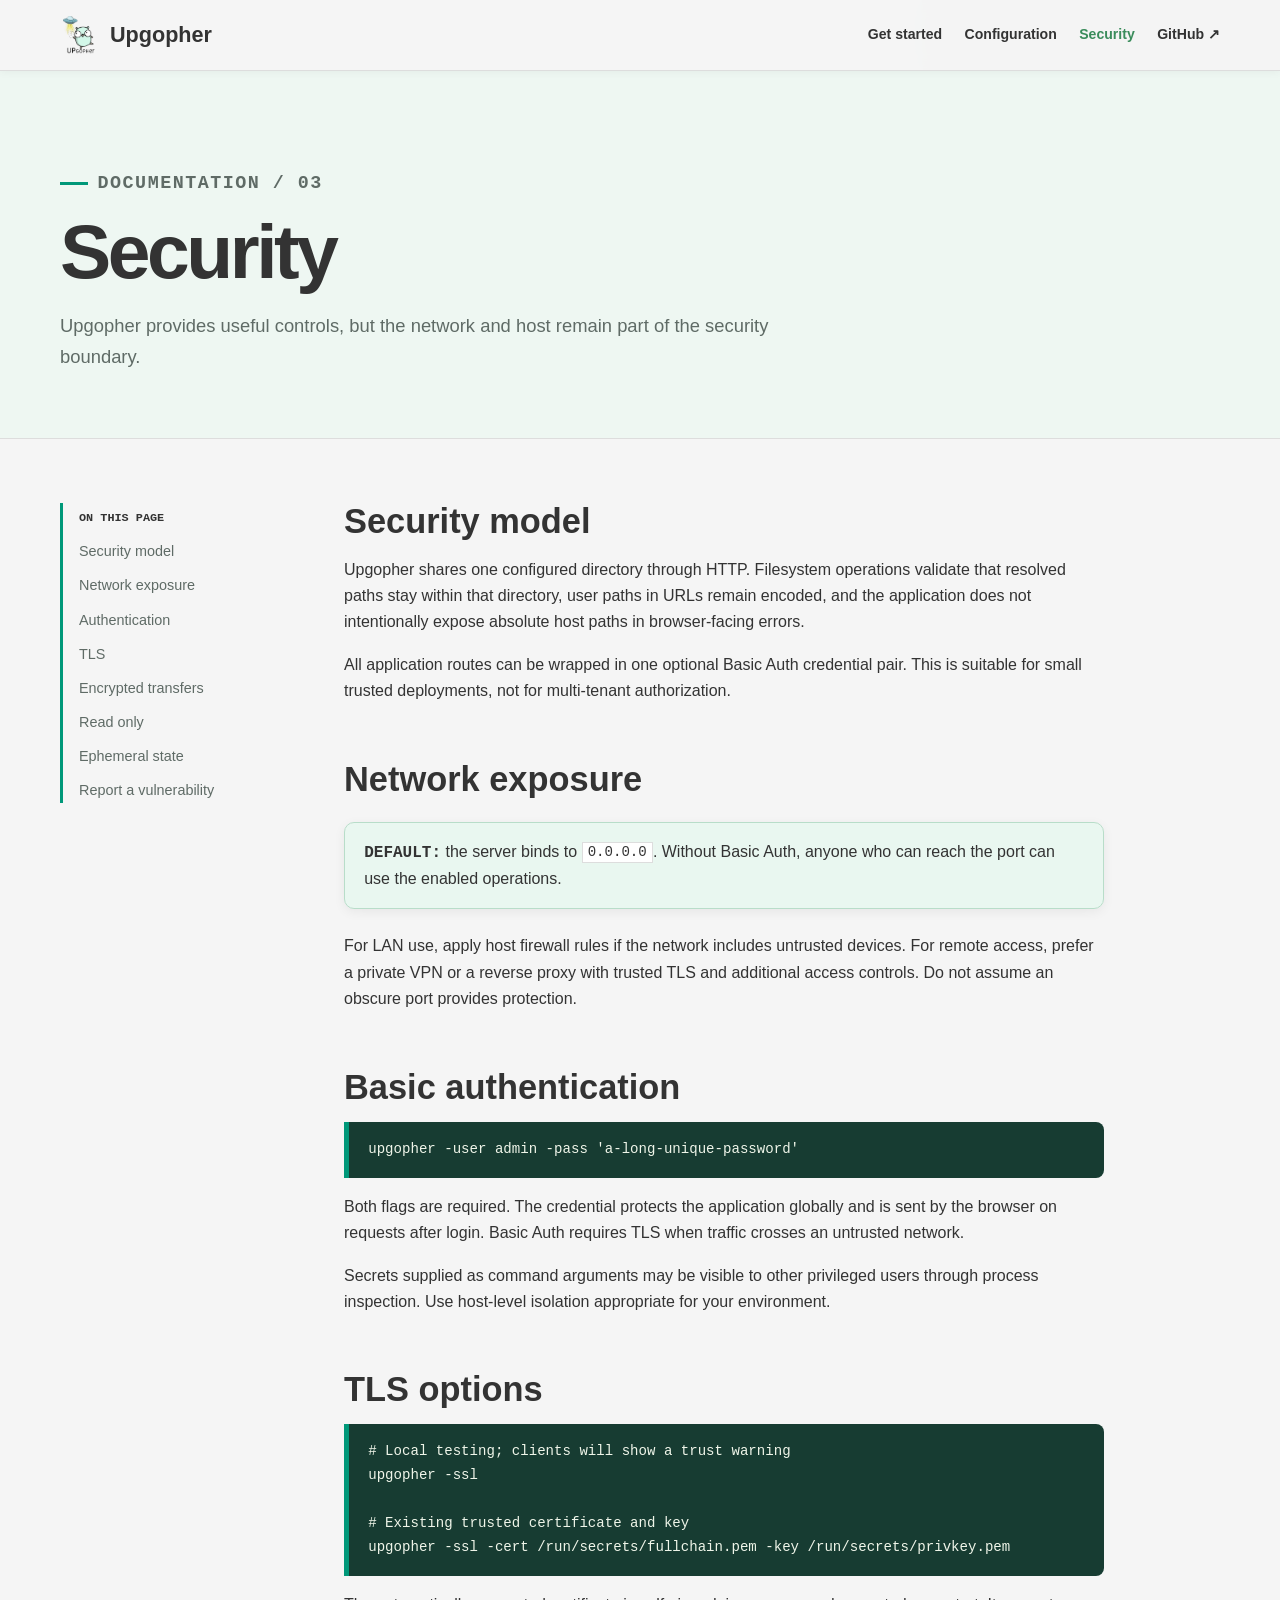
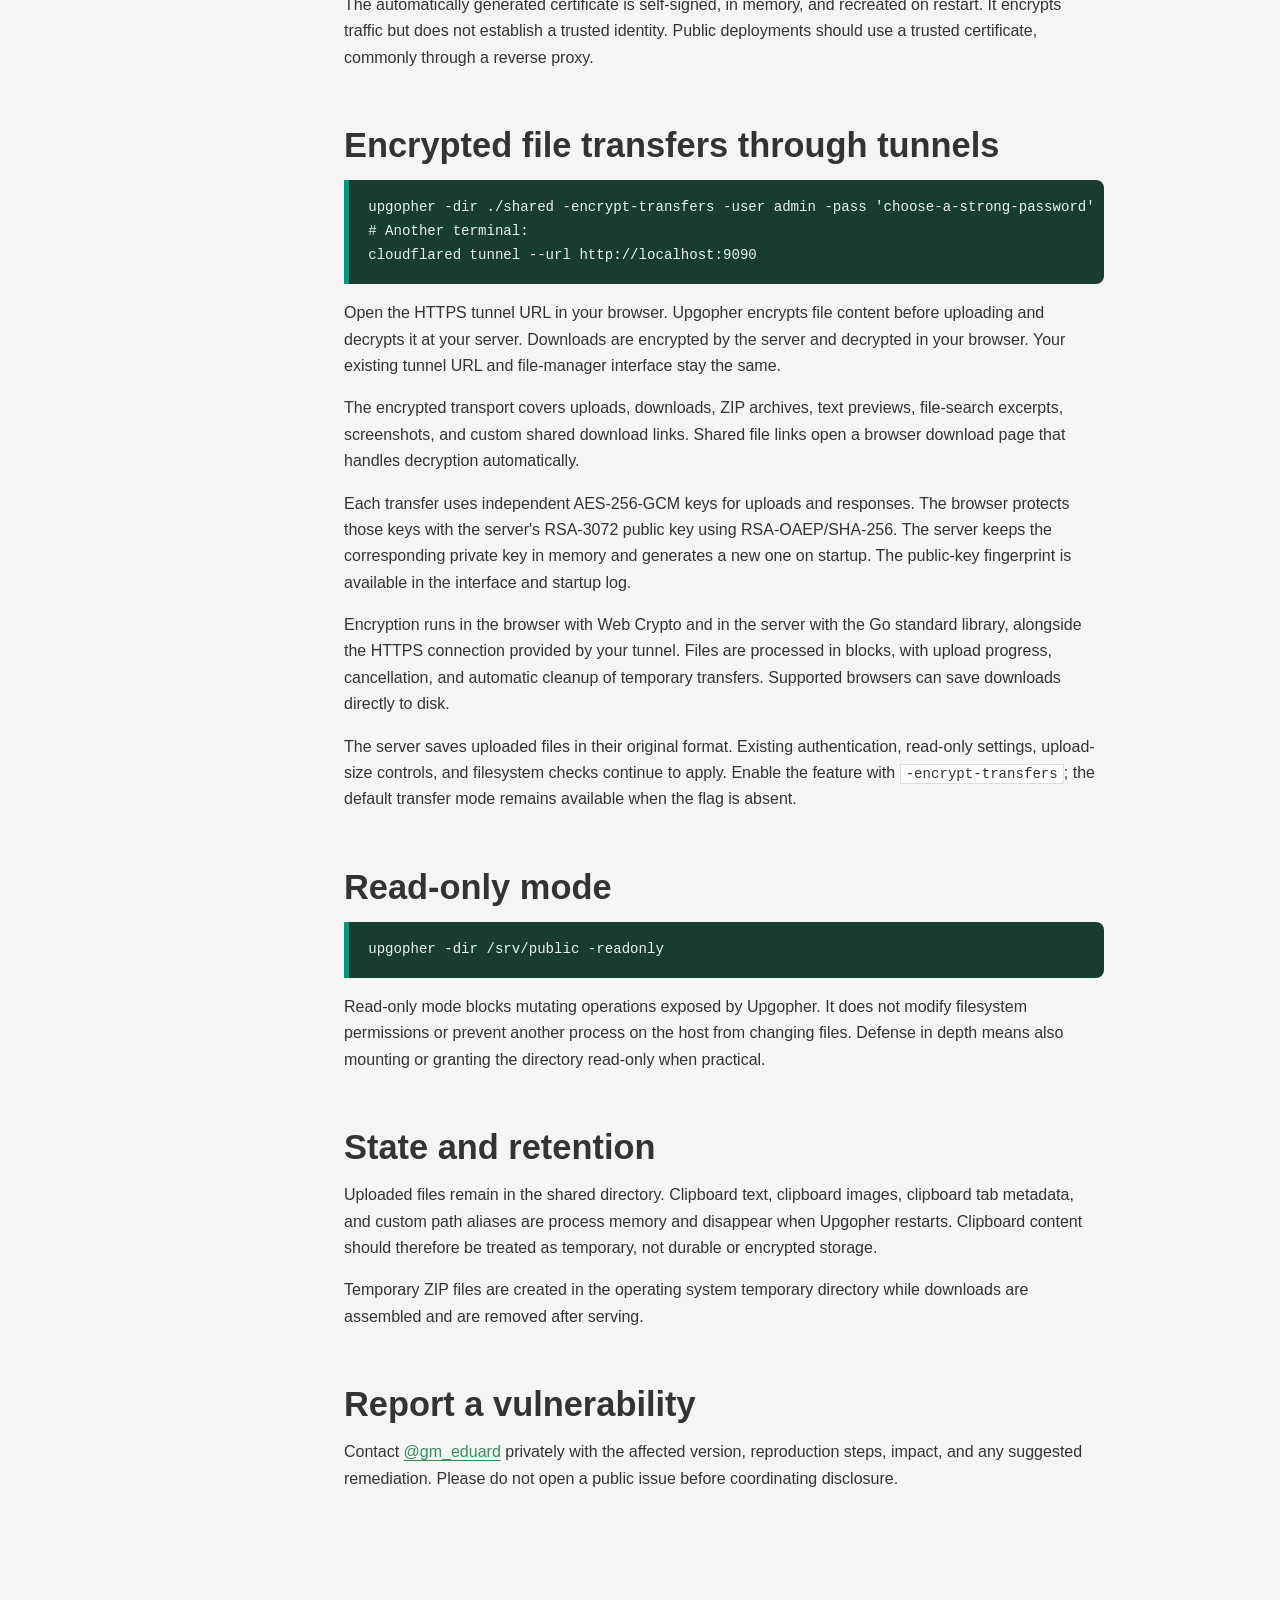
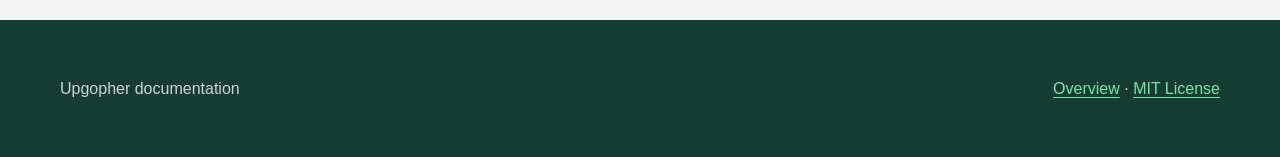
<file: docs/security.html>
<!doctype html>
<html lang="en">
<head>
  <meta charset="utf-8">
  <meta name="viewport" content="width=device-width, initial-scale=1">
  <title>Security — Upgopher</title>
  <meta name="description" content="Understand Upgopher's security model, deployment boundaries, authentication, TLS, and reporting process.">
  <meta name="theme-color" content="#f3eddf">
  <link rel="canonical" href="https://wanetty.github.io/upgopher/security.html">
  <link rel="icon" href="assets/favicon.ico">
  <link rel="stylesheet" href="assets/site.css">
  <script defer src="assets/site.js"></script>
</head>
<body>
  <a class="skip-link" href="#main">Skip to content</a>
  <header class="site-header">
    <nav class="nav" aria-label="Primary navigation">
      <a class="brand" href="index.html"><img src="assets/logopher.webp" alt="">Upgopher</a>
      <button class="nav-toggle" type="button" aria-expanded="false" aria-controls="nav-links">Menu</button>
      <div class="nav-links" id="nav-links">
        <a href="getting-started.html">Get started</a>
        <a href="configuration.html">Configuration</a>
        <a aria-current="page" href="security.html">Security</a>
        <a href="https://github.com/wanetty/upgopher">GitHub ↗</a>
      </div>
    </nav>
  </header>
  <main id="main">
    <section class="doc-hero"><div class="wrap"><p class="section-label">Documentation / 03</p><h1>Security</h1><p>Upgopher provides useful controls, but the network and host remain part of the security boundary.</p></div></section>
    <div class="wrap doc-layout">
      <aside class="toc">
        <strong>On this page</strong>
        <a href="#model">Security model</a>
        <a href="#exposure">Network exposure</a>
        <a href="#auth">Authentication</a>
        <a href="#tls">TLS</a>
        <a href="#transfers">Encrypted transfers</a>
        <a href="#readonly">Read only</a>
        <a href="#data">Ephemeral state</a>
        <a href="#report">Report a vulnerability</a>
      </aside>
      <article class="doc-content">
        <h2 id="model">Security model</h2>
        <p>Upgopher shares one configured directory through HTTP. Filesystem operations validate that resolved paths stay within that directory, user paths in URLs remain encoded, and the application does not intentionally expose absolute host paths in browser-facing errors.</p>
        <p>All application routes can be wrapped in one optional Basic Auth credential pair. This is suitable for small trusted deployments, not for multi-tenant authorization.</p>

        <h2 id="exposure">Network exposure</h2>
        <div class="callout"><strong>Default:</strong> the server binds to <code>0.0.0.0</code>. Without Basic Auth, anyone who can reach the port can use the enabled operations.</div>
        <p>For LAN use, apply host firewall rules if the network includes untrusted devices. For remote access, prefer a private VPN or a reverse proxy with trusted TLS and additional access controls. Do not assume an obscure port provides protection.</p>

        <h2 id="auth">Basic authentication</h2>
        <pre><code>upgopher -user admin -pass 'a-long-unique-password'</code></pre>
        <p>Both flags are required. The credential protects the application globally and is sent by the browser on requests after login. Basic Auth requires TLS when traffic crosses an untrusted network.</p>
        <p>Secrets supplied as command arguments may be visible to other privileged users through process inspection. Use host-level isolation appropriate for your environment.</p>

        <h2 id="tls">TLS options</h2>
        <pre><code># Local testing; clients will show a trust warning
upgopher -ssl

# Existing trusted certificate and key
upgopher -ssl -cert /run/secrets/fullchain.pem -key /run/secrets/privkey.pem</code></pre>
        <p>The automatically generated certificate is self-signed, in memory, and recreated on restart. It encrypts traffic but does not establish a trusted identity. Public deployments should use a trusted certificate, commonly through a reverse proxy.</p>

        <h2 id="transfers">Encrypted file transfers through tunnels</h2>
        <pre><code>upgopher -dir ./shared -encrypt-transfers -user admin -pass 'choose-a-strong-password'
# Another terminal:
cloudflared tunnel --url http://localhost:9090</code></pre>
        <p>Open the HTTPS tunnel URL in your browser. Upgopher encrypts file content before uploading and decrypts it at your server. Downloads are encrypted by the server and decrypted in your browser. Your existing tunnel URL and file-manager interface stay the same.</p>
        <p>The encrypted transport covers uploads, downloads, ZIP archives, text previews, file-search excerpts, screenshots, and custom shared download links. Shared file links open a browser download page that handles decryption automatically.</p>
        <p>Each transfer uses independent AES-256-GCM keys for uploads and responses. The browser protects those keys with the server's RSA-3072 public key using RSA-OAEP/SHA-256. The server keeps the corresponding private key in memory and generates a new one on startup. The public-key fingerprint is available in the interface and startup log.</p>
        <p>Encryption runs in the browser with Web Crypto and in the server with the Go standard library, alongside the HTTPS connection provided by your tunnel. Files are processed in blocks, with upload progress, cancellation, and automatic cleanup of temporary transfers. Supported browsers can save downloads directly to disk.</p>
        <p>The server saves uploaded files in their original format. Existing authentication, read-only settings, upload-size controls, and filesystem checks continue to apply. Enable the feature with <code>-encrypt-transfers</code>; the default transfer mode remains available when the flag is absent.</p>

        <h2 id="readonly">Read-only mode</h2>
        <pre><code>upgopher -dir /srv/public -readonly</code></pre>
        <p>Read-only mode blocks mutating operations exposed by Upgopher. It does not modify filesystem permissions or prevent another process on the host from changing files. Defense in depth means also mounting or granting the directory read-only when practical.</p>

        <h2 id="data">State and retention</h2>
        <p>Uploaded files remain in the shared directory. Clipboard text, clipboard images, clipboard tab metadata, and custom path aliases are process memory and disappear when Upgopher restarts. Clipboard content should therefore be treated as temporary, not durable or encrypted storage.</p>
        <p>Temporary ZIP files are created in the operating system temporary directory while downloads are assembled and are removed after serving.</p>

        <h2 id="report">Report a vulnerability</h2>
        <p>Contact <a href="https://twitter.com/gm_eduard">@gm_eduard</a> privately with the affected version, reproduction steps, impact, and any suggested remediation. Please do not open a public issue before coordinating disclosure.</p>
      </article>
    </div>
  </main>
  <footer class="site-footer"><div class="wrap footer-inner"><p>Upgopher documentation</p><p><a href="index.html">Overview</a> · <a href="https://github.com/wanetty/upgopher/blob/main/LICENSE">MIT License</a></p></div></footer>
</body>
</html>
</file>
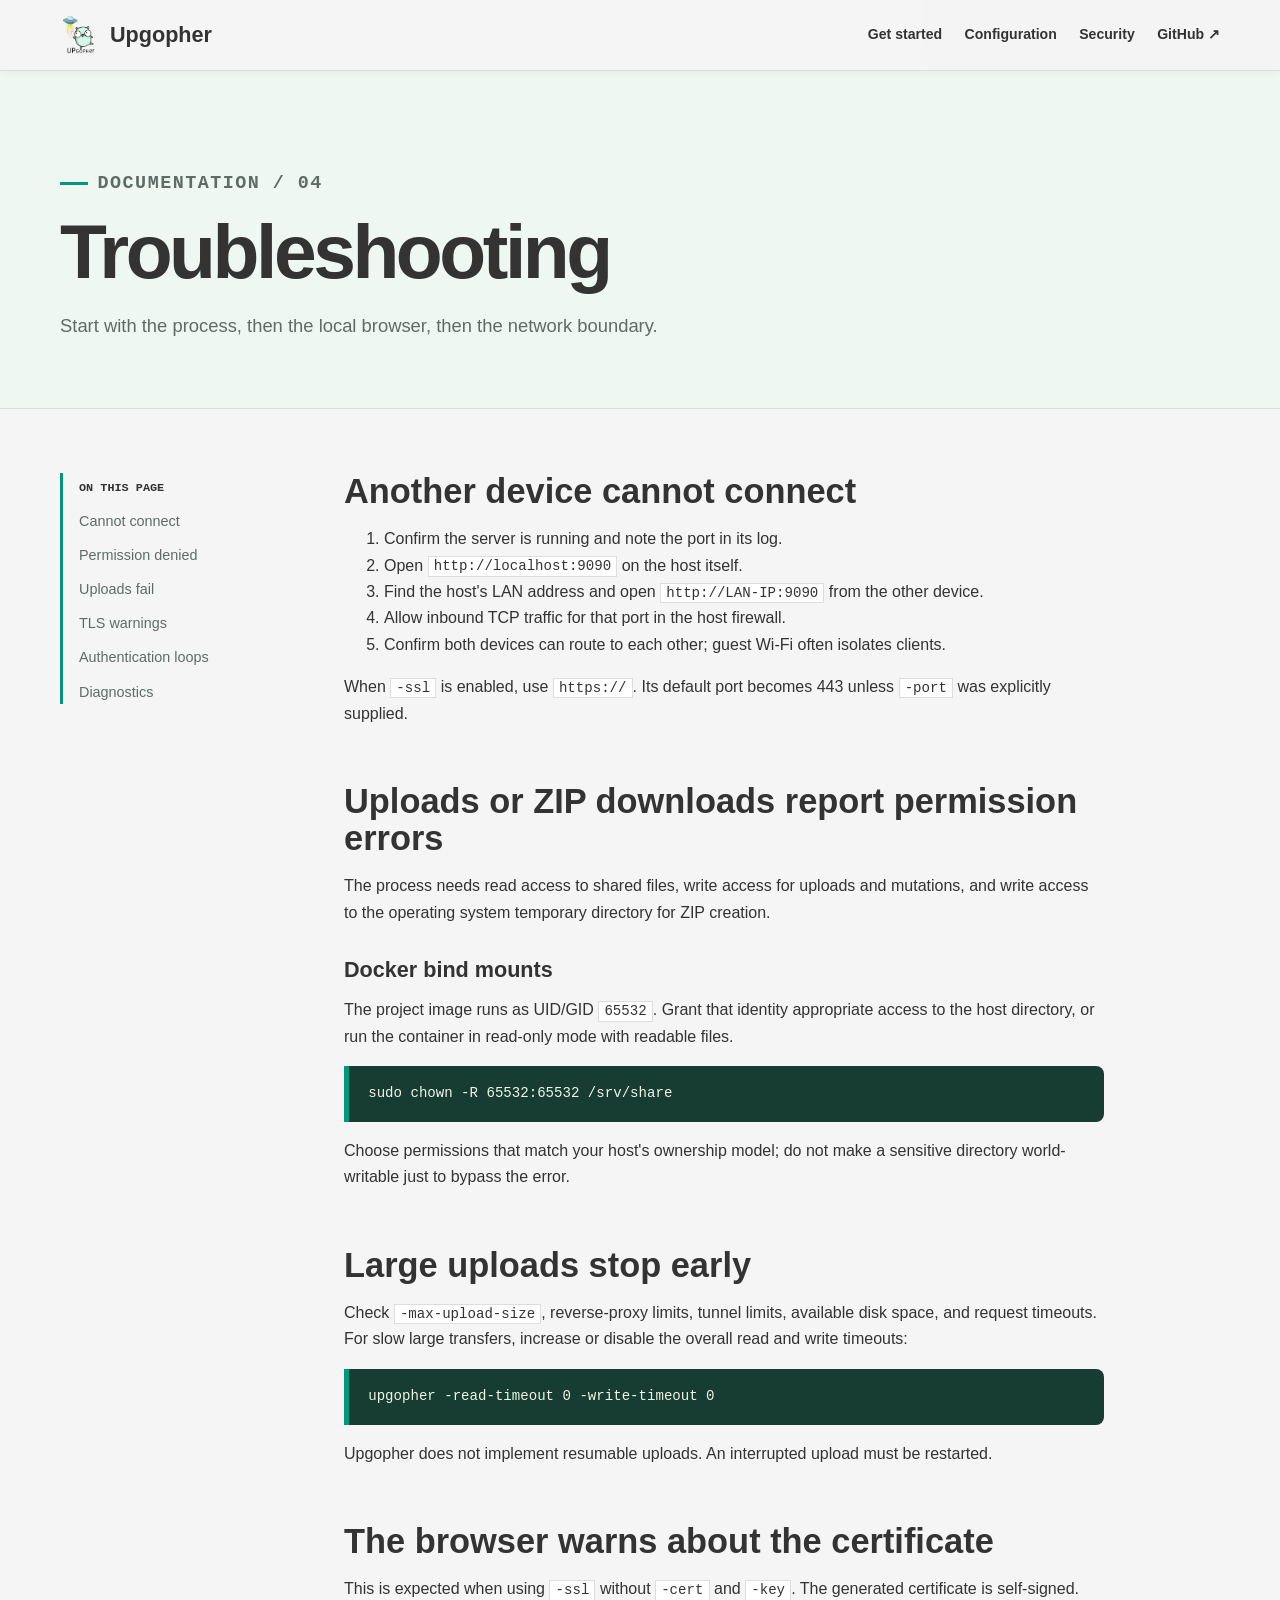
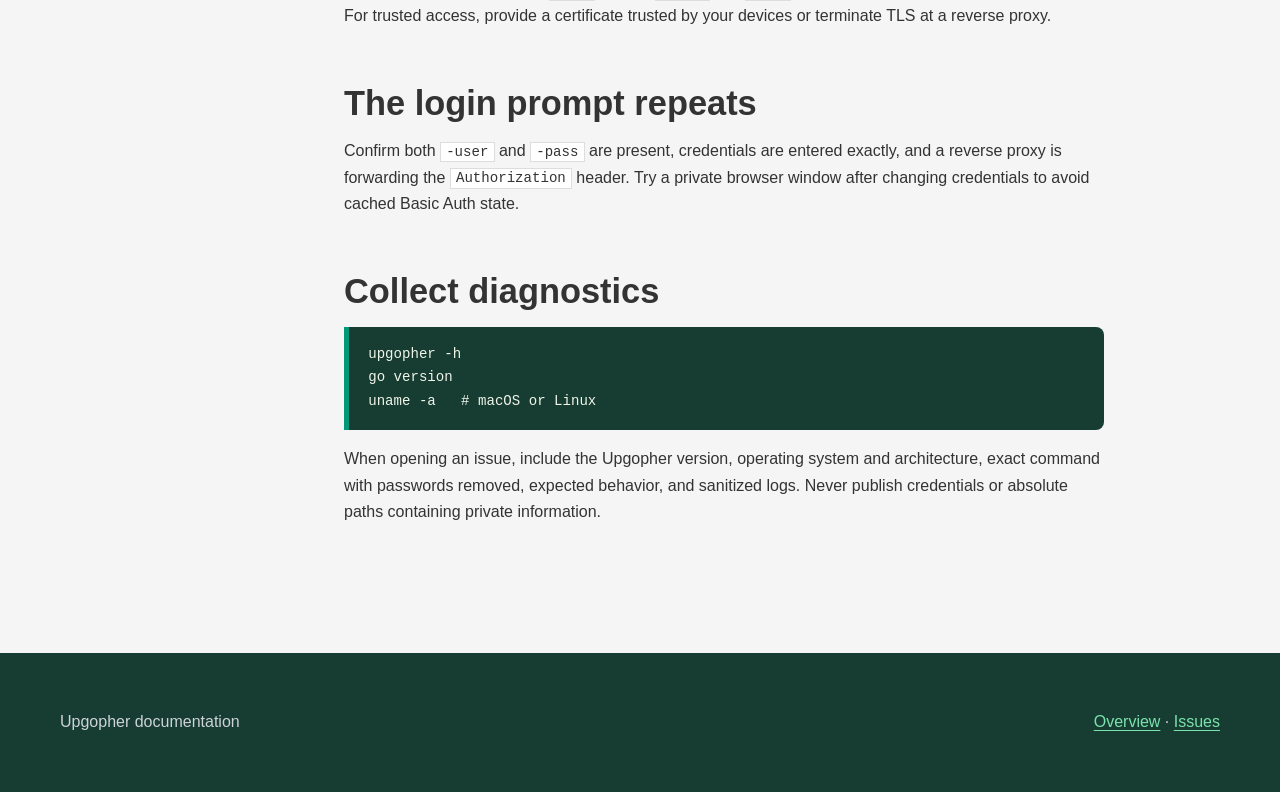
<file: docs/troubleshooting.html>
<!doctype html>
<html lang="en">
<head>
  <meta charset="utf-8">
  <meta name="viewport" content="width=device-width, initial-scale=1">
  <title>Troubleshooting — Upgopher</title>
  <meta name="description" content="Resolve common Upgopher connection, permission, upload, TLS, and Docker problems.">
  <meta name="theme-color" content="#f3eddf">
  <link rel="canonical" href="https://wanetty.github.io/upgopher/troubleshooting.html">
  <link rel="icon" href="assets/favicon.ico">
  <link rel="stylesheet" href="assets/site.css">
  <script defer src="assets/site.js"></script>
</head>
<body>
  <a class="skip-link" href="#main">Skip to content</a>
  <header class="site-header">
    <nav class="nav" aria-label="Primary navigation">
      <a class="brand" href="index.html"><img src="assets/logopher.webp" alt="">Upgopher</a>
      <button class="nav-toggle" type="button" aria-expanded="false" aria-controls="nav-links">Menu</button>
      <div class="nav-links" id="nav-links">
        <a href="getting-started.html">Get started</a>
        <a href="configuration.html">Configuration</a>
        <a href="security.html">Security</a>
        <a href="https://github.com/wanetty/upgopher">GitHub ↗</a>
      </div>
    </nav>
  </header>
  <main id="main">
    <section class="doc-hero"><div class="wrap"><p class="section-label">Documentation / 04</p><h1>Troubleshooting</h1><p>Start with the process, then the local browser, then the network boundary.</p></div></section>
    <div class="wrap doc-layout">
      <aside class="toc">
        <strong>On this page</strong>
        <a href="#connect">Cannot connect</a>
        <a href="#permissions">Permission denied</a>
        <a href="#uploads">Uploads fail</a>
        <a href="#tls">TLS warnings</a>
        <a href="#auth">Authentication loops</a>
        <a href="#diagnostics">Diagnostics</a>
      </aside>
      <article class="doc-content">
        <h2 id="connect">Another device cannot connect</h2>
        <ol>
          <li>Confirm the server is running and note the port in its log.</li>
          <li>Open <code>http://localhost:9090</code> on the host itself.</li>
          <li>Find the host's LAN address and open <code>http://LAN-IP:9090</code> from the other device.</li>
          <li>Allow inbound TCP traffic for that port in the host firewall.</li>
          <li>Confirm both devices can route to each other; guest Wi-Fi often isolates clients.</li>
        </ol>
        <p>When <code>-ssl</code> is enabled, use <code>https://</code>. Its default port becomes 443 unless <code>-port</code> was explicitly supplied.</p>

        <h2 id="permissions">Uploads or ZIP downloads report permission errors</h2>
        <p>The process needs read access to shared files, write access for uploads and mutations, and write access to the operating system temporary directory for ZIP creation.</p>
        <h3>Docker bind mounts</h3>
        <p>The project image runs as UID/GID <code>65532</code>. Grant that identity appropriate access to the host directory, or run the container in read-only mode with readable files.</p>
        <pre><code>sudo chown -R 65532:65532 /srv/share</code></pre>
        <p>Choose permissions that match your host's ownership model; do not make a sensitive directory world-writable just to bypass the error.</p>

        <h2 id="uploads">Large uploads stop early</h2>
        <p>Check <code>-max-upload-size</code>, reverse-proxy limits, tunnel limits, available disk space, and request timeouts. For slow large transfers, increase or disable the overall read and write timeouts:</p>
        <pre><code>upgopher -read-timeout 0 -write-timeout 0</code></pre>
        <p>Upgopher does not implement resumable uploads. An interrupted upload must be restarted.</p>

        <h2 id="tls">The browser warns about the certificate</h2>
        <p>This is expected when using <code>-ssl</code> without <code>-cert</code> and <code>-key</code>. The generated certificate is self-signed. For trusted access, provide a certificate trusted by your devices or terminate TLS at a reverse proxy.</p>

        <h2 id="auth">The login prompt repeats</h2>
        <p>Confirm both <code>-user</code> and <code>-pass</code> are present, credentials are entered exactly, and a reverse proxy is forwarding the <code>Authorization</code> header. Try a private browser window after changing credentials to avoid cached Basic Auth state.</p>

        <h2 id="diagnostics">Collect diagnostics</h2>
        <pre><code>upgopher -h
go version
uname -a   # macOS or Linux</code></pre>
        <p>When opening an issue, include the Upgopher version, operating system and architecture, exact command with passwords removed, expected behavior, and sanitized logs. Never publish credentials or absolute paths containing private information.</p>
      </article>
    </div>
  </main>
  <footer class="site-footer"><div class="wrap footer-inner"><p>Upgopher documentation</p><p><a href="index.html">Overview</a> · <a href="https://github.com/wanetty/upgopher/issues">Issues</a></p></div></footer>
</body>
</html>
</file>
<file: docs/assets/site.css>
:root {
  --paper: #f5f5f5;
  --paper-deep: #eef7f2;
  --ink: #333333;
  --ink-soft: #5f6b66;
  --signal: #009879;
  --signal-dark: #3a8c5b;
  --moss: #45bc75;
  --line: #dddddd;
  --white: #ffffff;
  --shadow: 0 12px 34px rgba(0, 0, 0, 0.1);
  --max: 1160px;
}

* {
  box-sizing: border-box;
}

html {
  scroll-behavior: smooth;
}

body {
  margin: 0;
  color: var(--ink);
  background: var(--paper);
  font-family: -apple-system, BlinkMacSystemFont, "Segoe UI", Roboto, Oxygen, Ubuntu, Cantarell, "Helvetica Neue", sans-serif;
  line-height: 1.65;
}

body::before {
  content: "";
  position: fixed;
  width: 520px;
  height: 520px;
  top: -230px;
  right: -160px;
  z-index: -1;
  pointer-events: none;
  border-radius: 50%;
  background: rgba(0, 152, 121, 0.075);
}

a {
  color: var(--signal-dark);
  text-decoration-thickness: 0.09em;
  text-underline-offset: 0.16em;
}

a:hover {
  color: var(--signal);
}

img {
  max-width: 100%;
}

.skip-link {
  position: absolute;
  left: 1rem;
  top: -5rem;
  z-index: 20;
  padding: 0.7rem 1rem;
  color: var(--white);
  background: var(--ink);
}

.skip-link:focus {
  top: 1rem;
}

.site-header {
  position: sticky;
  top: 0;
  z-index: 10;
  border-bottom: 1px solid var(--line);
  background: rgba(245, 245, 245, 0.94);
  box-shadow: 0 2px 8px rgba(0, 0, 0, 0.04);
  backdrop-filter: blur(10px);
}

.nav {
  width: min(calc(100% - 2rem), var(--max));
  min-height: 70px;
  margin: 0 auto;
  display: flex;
  align-items: center;
  justify-content: space-between;
  gap: 2rem;
}

.brand {
  display: inline-flex;
  align-items: center;
  gap: 0.75rem;
  color: var(--ink);
  font-family: inherit;
  font-size: 1.35rem;
  font-weight: 700;
  text-decoration: none;
}

.brand img {
  width: 38px;
  height: 38px;
  object-fit: contain;
}

.nav-links {
  display: flex;
  align-items: center;
  gap: 1.4rem;
  font-size: 0.88rem;
  font-weight: 650;
}

.nav-links a {
  color: var(--ink);
  text-decoration: none;
}

.nav-links a[aria-current="page"],
.nav-links a:hover {
  color: var(--signal-dark);
}

.nav-toggle {
  display: none;
  border: 1px solid var(--line);
  border-radius: 8px;
  padding: 0.55rem 0.7rem;
  color: var(--ink);
  background: var(--white);
  font: 700 0.8rem inherit;
}

.wrap {
  width: min(calc(100% - 2rem), var(--max));
  margin: 0 auto;
}

.hero {
  display: grid;
  grid-template-columns: minmax(0, 1.05fr) minmax(360px, 0.95fr);
  gap: clamp(2rem, 6vw, 6rem);
  align-items: center;
  min-height: calc(100vh - 70px);
  padding: 5rem 0;
}

.eyebrow,
.section-label {
  display: inline-flex;
  align-items: center;
  gap: 0.6rem;
  margin: 0 0 1rem;
  color: var(--signal-dark);
  font: 750 0.78rem ui-monospace, "SFMono-Regular", Consolas, monospace;
  letter-spacing: 0.08em;
  text-transform: uppercase;
}

.eyebrow::before,
.section-label::before {
  content: "";
  width: 28px;
  height: 3px;
  background: var(--signal);
}

h1,
h2,
h3 {
  font-family: inherit;
  line-height: 1.08;
}

h1 {
  max-width: 760px;
  margin: 0;
  font-size: clamp(3.2rem, 8.5vw, 7rem);
  font-weight: 780;
  letter-spacing: -0.055em;
}

h1 em {
  color: var(--signal-dark);
  font-style: normal;
  font-weight: 780;
}

.hero-copy {
  max-width: 650px;
  margin: 1.6rem 0 0;
  color: var(--ink-soft);
  font-size: clamp(1.05rem, 2vw, 1.3rem);
}

.actions {
  display: flex;
  flex-wrap: wrap;
  gap: 0.8rem;
  margin-top: 2rem;
}

.button {
  display: inline-flex;
  align-items: center;
  justify-content: center;
  min-height: 48px;
  border: 1px solid var(--signal);
  border-radius: 8px;
  padding: 0.72rem 1.1rem;
  color: var(--white);
  background: var(--signal);
  box-shadow: 0 3px 10px rgba(0, 152, 121, 0.2);
  font: 700 0.82rem inherit;
  text-decoration: none;
  transition: transform 140ms ease, box-shadow 140ms ease, background 140ms ease;
}

.button.secondary {
  color: var(--ink);
  background: var(--white);
  border-color: var(--line);
  box-shadow: 0 2px 8px rgba(0, 0, 0, 0.06);
}

.button:hover {
  transform: translateY(-1px);
  color: var(--white);
  background: var(--signal-dark);
  box-shadow: 0 6px 14px rgba(0, 152, 121, 0.24);
}

.button.secondary:hover {
  color: var(--ink);
  background: #f9f9f9;
  box-shadow: 0 5px 14px rgba(0, 0, 0, 0.09);
}

.hero-card {
  position: relative;
  border: 1px solid var(--line);
  border-radius: 16px;
  padding: 1rem;
  background: var(--white);
  box-shadow: var(--shadow);
}

.hero-card::before {
  content: "LIVE TRANSFER / :9090";
  display: block;
  margin-bottom: 0.8rem;
  color: var(--signal-dark);
  font: 800 0.72rem ui-monospace, monospace;
  letter-spacing: 0.08em;
}

.hero-card img {
  display: block;
  width: 100%;
  border: 1px solid var(--line);
  border-radius: 10px;
}

.proof-strip {
  background: #173c32;
  color: var(--white);
}

.proof-list {
  display: grid;
  grid-template-columns: repeat(4, 1fr);
}

.proof-item {
  padding: 1.2rem;
  border-right: 1px solid #627078;
  text-align: center;
}

.proof-item:last-child {
  border-right: 0;
}

.proof-item strong {
  display: block;
  color: #7ae3ad;
  font: 800 1.05rem ui-monospace, monospace;
}

.proof-item span {
  font-size: 0.84rem;
}

.section {
  padding: clamp(4.5rem, 9vw, 8rem) 0;
}

.section.alt {
  border-block: 1px solid #dce9e2;
  background: var(--paper-deep);
}

.section-head {
  display: grid;
  grid-template-columns: minmax(0, 0.8fr) minmax(280px, 1.2fr);
  gap: 2rem;
  align-items: end;
  margin-bottom: 3rem;
}

.section h2,
.doc-hero h1 {
  margin: 0;
  font-size: clamp(2.5rem, 6vw, 4.8rem);
  letter-spacing: -0.045em;
}

.section-intro {
  max-width: 650px;
  margin: 0;
  color: var(--ink-soft);
  font-size: 1.1rem;
}

.use-grid,
.feature-grid {
  display: grid;
  grid-template-columns: repeat(3, minmax(0, 1fr));
  gap: 1rem;
}

.card {
  position: relative;
  min-height: 220px;
  border: 1px solid var(--line);
  border-radius: 12px;
  padding: 1.5rem;
  background: var(--white);
  box-shadow: 0 4px 15px rgba(0, 0, 0, 0.07);
}

.card:nth-child(2n) {
  transform: translateY(0.7rem);
}

.card .number {
  color: var(--signal-dark);
  font: 800 0.82rem ui-monospace, monospace;
}

.card h3 {
  margin: 2.2rem 0 0.7rem;
  font-size: 1.55rem;
}

.card p {
  margin: 0;
  color: var(--ink-soft);
}

.terminal {
  overflow: hidden;
  border: 1px solid #285c4d;
  border-radius: 12px;
  background: #173c32;
  color: #eff5e9;
  box-shadow: var(--shadow);
}

.terminal-head {
  display: flex;
  align-items: center;
  gap: 0.45rem;
  border-bottom: 1px solid #435058;
  padding: 0.75rem 1rem;
  color: #a8b5b8;
  font: 0.75rem ui-monospace, monospace;
}

.terminal-head i {
  width: 10px;
  height: 10px;
  border-radius: 50%;
  background: #7ae3ad;
}

.terminal pre {
  overflow-x: auto;
  margin: 0;
  padding: 1.4rem;
  font: 0.88rem/1.8 ui-monospace, "SFMono-Regular", Consolas, monospace;
}

.terminal .prompt {
  color: #7ae3ad;
}

.install-layout {
  display: grid;
  grid-template-columns: 0.7fr 1.3fr;
  gap: clamp(2rem, 6vw, 6rem);
  align-items: center;
}

.install-tabs {
  display: flex;
  flex-wrap: wrap;
  gap: 0.45rem;
  margin-bottom: 0.9rem;
}

.install-tab {
  border: 1px solid #647178;
  padding: 0.5rem 0.7rem;
  color: #b8c2c4;
  background: transparent;
  font: 700 0.75rem ui-monospace, monospace;
  cursor: pointer;
}

.install-tab[aria-selected="true"] {
  border-color: #7ae3ad;
  color: #173c32;
  background: #7ae3ad;
}

.install-panel[hidden] {
  display: none;
}

.shot-grid {
  display: grid;
  grid-template-columns: 1.25fr 0.75fr;
  gap: 1rem;
}

.shot {
  border: 1px solid var(--line);
  border-radius: 12px;
  padding: 0.65rem;
  background: var(--white);
  box-shadow: 0 5px 18px rgba(0, 0, 0, 0.08);
}

.shot img {
  display: block;
  width: 100%;
  border: 1px solid var(--line);
  border-radius: 8px;
}

.shot figcaption {
  padding: 0.65rem 0.2rem 0.1rem;
  color: var(--ink-soft);
  font: 0.72rem ui-monospace, monospace;
  text-transform: uppercase;
}

.table-wrap {
  overflow-x: auto;
  border: 1px solid var(--line);
  border-radius: 12px;
  background: var(--white);
  box-shadow: 0 4px 15px rgba(0, 0, 0, 0.06);
}

table {
  width: 100%;
  min-width: 760px;
  border-collapse: collapse;
}

th,
td {
  border-bottom: 1px solid var(--line);
  padding: 0.9rem 1rem;
  text-align: left;
  vertical-align: top;
}

th {
  color: var(--white);
  background: var(--signal);
  font: 800 0.75rem ui-monospace, monospace;
  letter-spacing: 0.04em;
  text-transform: uppercase;
}

tr:last-child td {
  border-bottom: 0;
}

tr.highlight td {
  background: #e9f7f0;
  font-weight: 650;
}

.doc-hero {
  padding: 6rem 0 3rem;
  border-bottom: 1px solid var(--line);
  background: var(--paper-deep);
}

.doc-hero p {
  max-width: 720px;
  color: var(--ink-soft);
  font-size: 1.15rem;
}

.doc-layout {
  display: grid;
  grid-template-columns: 220px minmax(0, 760px);
  gap: 4rem;
  align-items: start;
  padding: 4rem 0 7rem;
}

.toc {
  position: sticky;
  top: 100px;
  border-left: 3px solid var(--signal);
  padding-left: 1rem;
}

.toc strong {
  font: 800 0.74rem ui-monospace, monospace;
  text-transform: uppercase;
}

.toc a {
  display: block;
  margin-top: 0.65rem;
  color: var(--ink-soft);
  font-size: 0.9rem;
  text-decoration: none;
}

.doc-content h2 {
  margin: 3.5rem 0 1rem;
  font-size: 2.15rem;
}

.doc-content h2:first-child {
  margin-top: 0;
}

.doc-content h3 {
  margin: 2rem 0 0.6rem;
  font-size: 1.35rem;
}

.doc-content code:not(pre code) {
  border: 1px solid var(--line);
  padding: 0.08rem 0.32rem;
  background: var(--white);
  font: 0.88em ui-monospace, monospace;
}

.doc-content pre {
  overflow-x: auto;
  border-left: 5px solid var(--signal);
  padding: 1rem 1.2rem;
  color: #eff5e9;
  border-radius: 0 8px 8px 0;
  background: #173c32;
  font: 0.88rem/1.7 ui-monospace, monospace;
}

.callout {
  margin: 1.5rem 0;
  border: 1px solid #b8ddc9;
  border-radius: 10px;
  padding: 1rem 1.2rem;
  background: #e9f7f0;
  box-shadow: 0 3px 12px rgba(0, 0, 0, 0.06);
}

.callout strong {
  font-family: ui-monospace, monospace;
  text-transform: uppercase;
}

.cta {
  display: grid;
  grid-template-columns: 1fr auto;
  gap: 2rem;
  align-items: center;
  border: 0;
  border-radius: 16px;
  padding: clamp(1.8rem, 5vw, 3.5rem);
  background: var(--signal);
  box-shadow: var(--shadow);
}

.cta h2 {
  max-width: 720px;
  color: var(--white);
}

.site-footer {
  border-top: 0;
  padding: 2.5rem 0;
  background: #173c32;
  color: #ccd4d5;
}

.footer-inner {
  display: flex;
  justify-content: space-between;
  gap: 2rem;
  align-items: center;
}

.site-footer a {
  color: #7ae3ad;
}

@media (max-width: 900px) {
  .hero,
  .section-head,
  .install-layout {
    grid-template-columns: 1fr;
  }

  .hero {
    min-height: auto;
  }

  .hero-card {
    max-width: 700px;
  }

  .proof-list {
    grid-template-columns: repeat(2, 1fr);
  }

  .proof-item:nth-child(2) {
    border-right: 0;
  }

  .proof-item:nth-child(-n + 2) {
    border-bottom: 1px solid #627078;
  }

  .use-grid,
  .feature-grid {
    grid-template-columns: repeat(2, minmax(0, 1fr));
  }

  .doc-layout {
    grid-template-columns: 1fr;
  }

  .toc {
    position: static;
  }
}

@media (max-width: 680px) {
  .nav-toggle {
    display: block;
  }

  .nav-links {
    position: absolute;
    inset: 70px 0 auto;
    display: none;
    align-items: stretch;
    border-bottom: 1px solid var(--line);
    padding: 1rem;
    background: var(--paper);
    box-shadow: 0 8px 18px rgba(0, 0, 0, 0.08);
  }

  .nav-links.open {
    display: grid;
  }

  h1 {
    font-size: clamp(3rem, 18vw, 5rem);
  }

  .use-grid,
  .feature-grid,
  .shot-grid,
  .cta {
    grid-template-columns: 1fr;
  }

  .card:nth-child(2n) {
    transform: none;
  }

  .proof-list {
    grid-template-columns: 1fr 1fr;
  }

  .footer-inner {
    display: block;
  }
}

@media (prefers-reduced-motion: reduce) {
  html {
    scroll-behavior: auto;
  }

  *,
  *::before,
  *::after {
    transition-duration: 0.01ms !important;
  }
}

/* Release announcement shares the site's green and paper palette. */
.release-update {
  display: grid;
  grid-template-columns: 1.15fr 1fr;
  gap: clamp(1.5rem, 4vw, 4rem);
  margin-bottom: 4rem;
  padding: clamp(1.5rem, 4vw, 3rem);
  border: 1px solid var(--signal);
  border-top: 5px solid var(--signal);
  border-radius: 16px;
  background: var(--paper-deep);
  scroll-margin-top: 90px;
}
.release-update h2 { margin: 0 0 1rem; }
.update-details { align-self: center; min-width: 0; }
.update-details pre {
  padding: 1.25rem;
  overflow-x: auto;
  border-radius: 10px;
  background: var(--ink);
  color: var(--white);
  font-size: 0.9rem;
  line-height: 1.8;
}
.update-badge {
  display: inline-block;
  padding: 0.4rem 0.7rem;
  border: 1px solid var(--signal);
  border-radius: 6px;
  color: var(--signal-dark);
  font-size: 0.85rem;
  font-weight: 650;
}
.update-status { color: var(--ink-soft); font-size: 0.9rem; }
@media (max-width: 760px) {
  .release-update { grid-template-columns: 1fr; margin-bottom: 2.5rem; }
}
</file>
